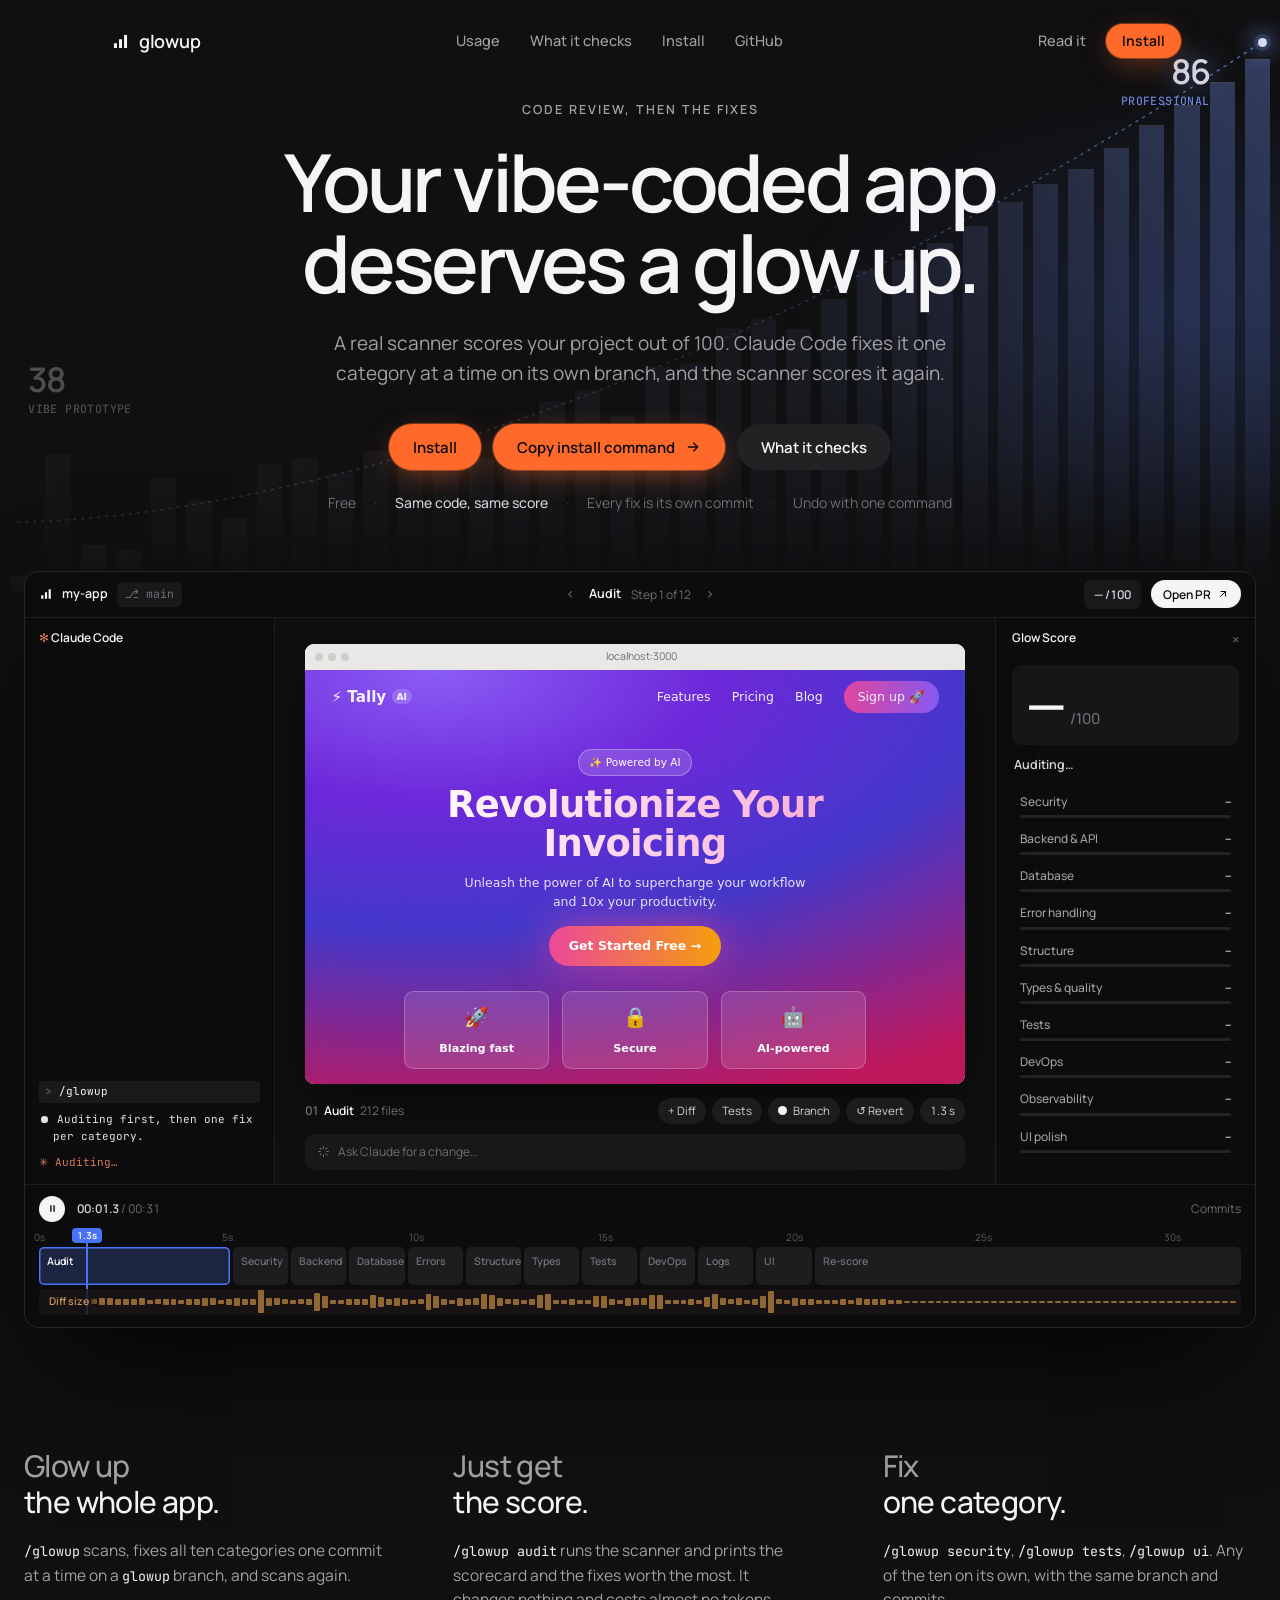
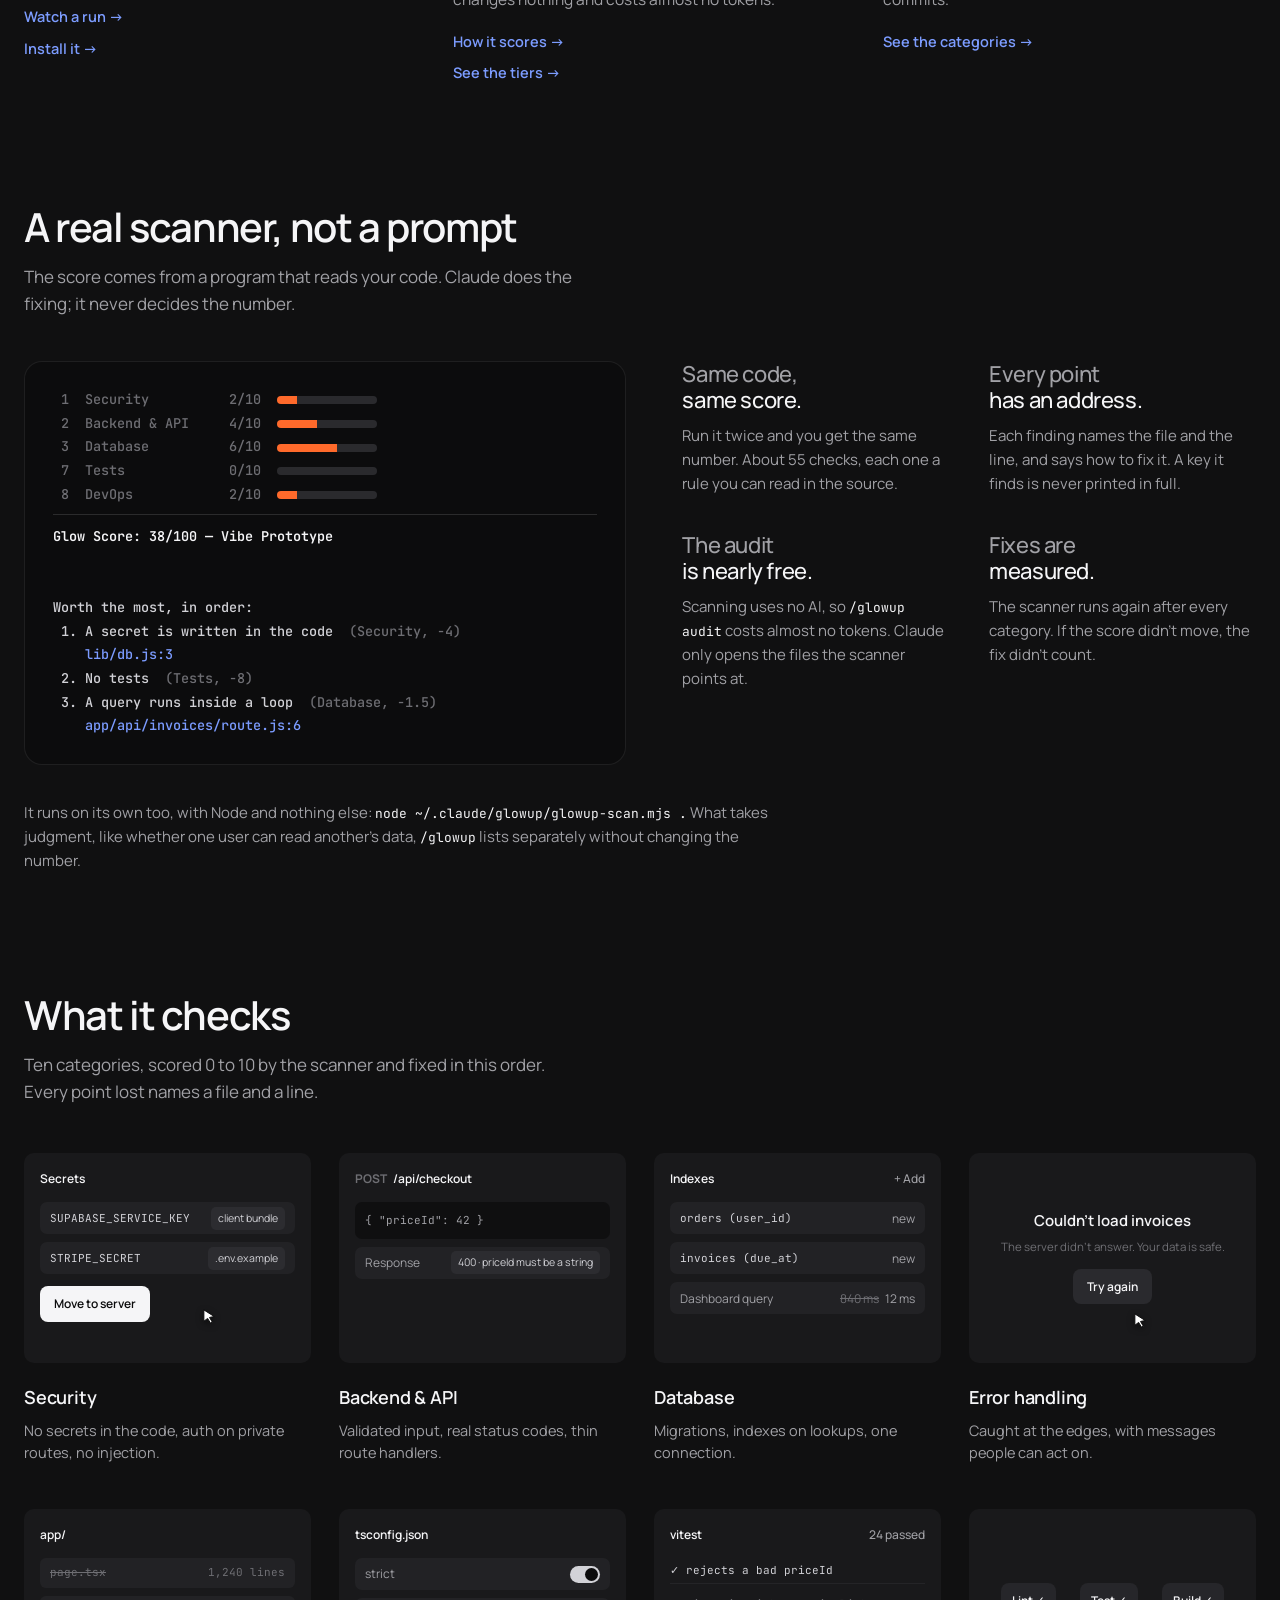
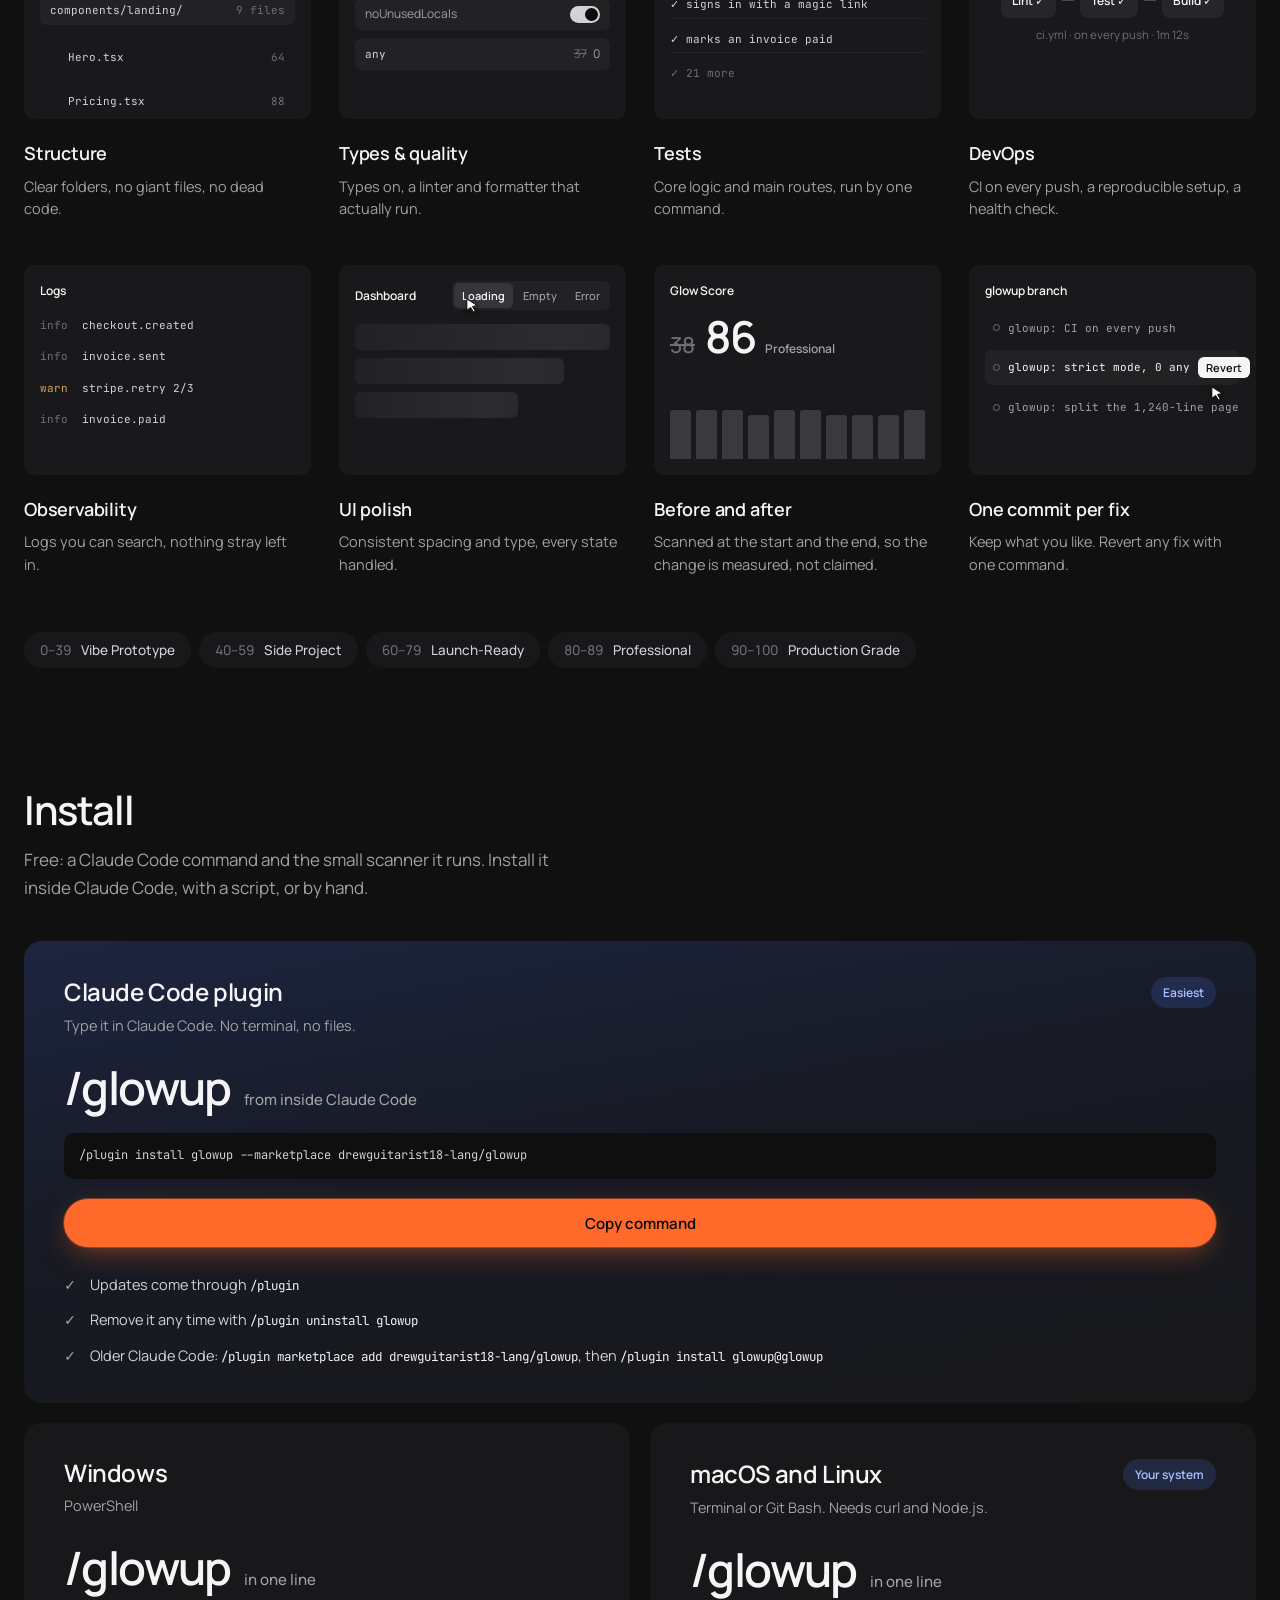
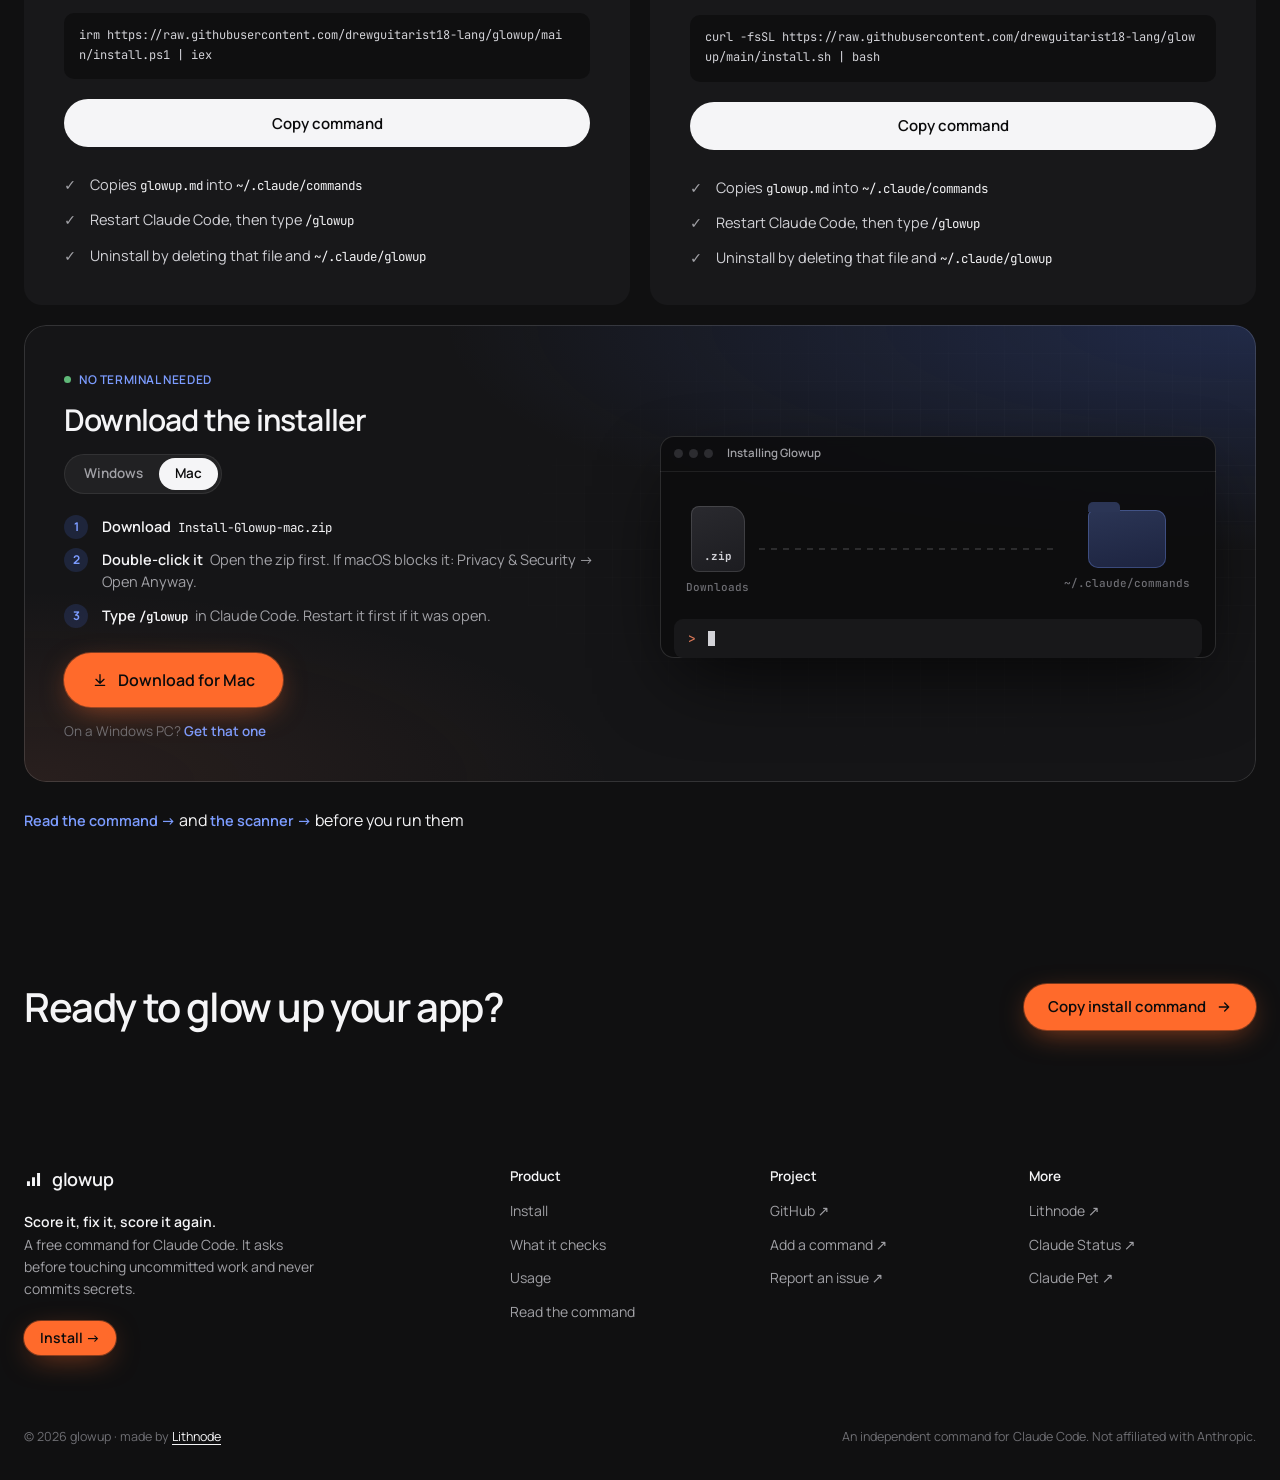
<file: site/index.html>
<!doctype html>
<html lang="en">
<head>
  <meta charset="utf-8">
  <meta name="viewport" content="width=device-width, initial-scale=1">
  <title>glowup · Your vibe-coded app deserves a glow up</title>
  <meta name="description" content="glowup scans your project and scores it out of 100, then Claude Code fixes it one category at a time on its own git branch and the scanner scores it again.">
  <meta property="og:type" content="website">
  <meta property="og:title" content="glowup · Your vibe-coded app deserves a glow up">
  <meta property="og:description" content="A real scanner scores your project out of 100. Claude Code fixes it category by category on its own branch, and the scanner scores it again.">
  <meta property="og:url" content="https://glowup-swart-nu.vercel.app/">
  <meta name="theme-color" content="#101011">
  <link rel="icon" href="favicon.svg" type="image/svg+xml">
  <link rel="preconnect" href="https://fonts.googleapis.com">
  <link rel="preconnect" href="https://fonts.gstatic.com" crossorigin>
  <link rel="preconnect" href="https://api.fontshare.com" crossorigin>
  <link rel="stylesheet" href="https://api.fontshare.com/v2/css?f[]=general-sans@400,500,600&display=swap">
  <link rel="stylesheet" href="https://fonts.googleapis.com/css2?family=Manrope:wght@400..700&family=JetBrains+Mono:wght@400;500;600&display=swap">
  <link rel="stylesheet" href="styles.css?v=52">
</head>
<body>
<a class="skip" href="#main">Skip to content</a>
<div id="top" aria-hidden="true"></div>

<header class="site" id="nav">
  <div class="bar">
    <a class="brand" href="./">
      <svg viewBox="0 0 32 32" aria-hidden="true"><path d="M5 19h5v8H5zM13.5 12h5v15h-5zM22 5h5v22h-5z" fill="currentColor"/></svg>
      glowup
    </a>
    <nav aria-label="Sections">
      <a href="#ways">Usage</a>
      <a href="#checks">What it checks</a>
      <a href="#install">Install</a>
      <a href="https://github.com/drewguitarist18-lang/glowup">GitHub</a>
    </nav>
    <div class="head-r">
      <a class="head-link" href="https://github.com/drewguitarist18-lang/glowup/blob/main/features/glowup.md">Read it</a>
      <a class="btn btn-go btn-sm" href="#install">Install</a>
    </div>
  </div>
</header>

<main id="main">

  <section class="hero">
    <!-- Backdrop: the score climbing. Uneven grey bars on the left, a clean lit climb on the right, and above them the line from 38 to 86 (the demo's scores). -->
    <div class="rise" aria-hidden="true"><i style="--h:4.0%;--t:0.000"></i><i style="--h:24.4%;--t:0.029"></i><i style="--h:9.2%;--t:0.057"></i><i style="--h:8.1%;--t:0.086"></i><i style="--h:20.2%;--t:0.114"></i><i style="--h:16.7%;--t:0.143"></i><i style="--h:13.6%;--t:0.171"></i><i style="--h:22.7%;--t:0.200"></i><i style="--h:23.6%;--t:0.229"></i><i style="--h:21.2%;--t:0.257"></i><i style="--h:24.8%;--t:0.286"></i><i style="--h:25.4%;--t:0.314"></i><i style="--h:29.4%;--t:0.343"></i><i style="--h:23.5%;--t:0.371"></i><i style="--h:27.1%;--t:0.400"></i><i style="--h:33.0%;--t:0.429"></i><i style="--h:34.8%;--t:0.457"></i><i style="--h:30.6%;--t:0.486"></i><i style="--h:38.8%;--t:0.514"></i><i style="--h:39.3%;--t:0.543"></i><i style="--h:45.1%;--t:0.571"></i><i style="--h:46.6%;--t:0.600"></i><i style="--h:45.0%;--t:0.629"></i><i style="--h:50.0%;--t:0.657"></i><i style="--h:54.8%;--t:0.686"></i><i style="--h:56.5%;--t:0.714"></i><i style="--h:59.3%;--t:0.743"></i><i style="--h:62.1%;--t:0.771"></i><i style="--h:66.1%;--t:0.800"></i><i style="--h:69.1%;--t:0.829"></i><i style="--h:71.6%;--t:0.857"></i><i style="--h:75.1%;--t:0.886"></i><i style="--h:79.0%;--t:0.914"></i><i style="--h:82.4%;--t:0.943"></i><i style="--h:86.1%;--t:0.971"></i><i style="--h:90.0%;--t:1.000"></i><svg class="rise-line" viewBox="0 0 100 100" preserveAspectRatio="none"><defs><linearGradient id="rise-g" x1="0" x2="1" y1="0" y2="0"><stop offset="0" stop-color="#9a9aa0" stop-opacity=".25"/><stop offset="1" stop-color="#7c9cff"/></linearGradient></defs><path d="M1.39 87.00L4.17 86.81L6.94 86.38L9.72 85.77L12.50 85.00L15.28 84.07L18.06 83.01L20.83 81.81L23.61 80.49L26.39 79.05L29.17 77.49L31.94 75.82L34.72 74.03L37.50 72.14L40.28 70.15L43.06 68.05L45.83 65.86L48.61 63.56L51.39 61.17L54.17 58.68L56.94 56.10L59.72 53.43L62.50 50.67L65.28 47.82L68.06 44.88L70.83 41.85L73.61 38.74L76.39 35.54L79.17 32.26L81.94 28.89L84.72 25.44L87.50 21.91L90.28 18.30L93.06 14.62L95.83 10.85L98.61 7.00" fill="none" stroke="url(#rise-g)" stroke-width="1.5" stroke-dasharray="2 6" stroke-linecap="round" vector-effect="non-scaling-stroke"/></svg><span class="rise-dot" style="left:98.61%;top:7.00%"></span><p class="rise-tag rise-from"><b>38</b><span>Vibe Prototype</span></p><p class="rise-tag rise-to"><b>86</b><span>Professional</span></p></div>
    <div class="wrap">
      <p class="eyebrow">Code review, then the fixes</p>
      <h1>Your vibe-coded app<br> deserves a glow up.</h1>
      <p class="lede">A real scanner scores your project out of 100. Claude Code fixes it one category at a time on its own branch, and the scanner scores it again.</p>
      <div class="actions">
        <a class="btn btn-go" href="#install">Install</a>
        <button type="button" class="btn btn-go" data-copy-install><span>Copy install command</span><svg class="i" viewBox="0 0 24 24"><path d="M5 12h14M13 6l6 6-6 6"/></svg></button>
        <a class="btn btn-dark" href="#checks">What it checks</a>
      </div>
      <p class="trust"><span>Free</span><b>Same code, same score</b><span>Every fix is its own commit</span><span>Undo with one command</span></p>
    </div>

    <!-- The product shot: Claude Code on the left, your app in the middle, the score on the
         right, the run on a timeline. site.js plays it on a loop; click the timeline to jump. -->
    <div class="wrap">
      <figure class="studio" id="studio">
        <div class="topbar">
          <div class="tb-l">
            <svg viewBox="0 0 32 32" aria-hidden="true"><path d="M5 19h5v8H5zM13.5 12h5v15h-5zM22 5h5v22h-5z" fill="currentColor"/></svg>
            <b>my-app</b>
            <span class="tb-br" data-branch>main</span>
          </div>
          <div class="tb-c"><span class="chev">‹</span><b data-step-name>Audit</b><span class="tb-of" data-step-of>Step 1 of 12</span><span class="chev">›</span></div>
          <div class="tb-r">
            <span class="tb-pill" data-score-pill>— /100</span>
            <span class="tb-btn">Open PR <svg class="i" viewBox="0 0 24 24"><path d="M7 17 17 7M8 7h9v9"/></svg></span>
          </div>
        </div>

        <div class="body">
          <!-- left: Claude Code -->
          <div class="cc" aria-hidden="true">
            <p class="rail-h"><span class="star">✻</span> Claude Code</p>
            <div class="cc-log"><div class="lines" data-lines></div></div>
            <div class="spin" data-spin><span class="star" data-star>✻</span> <span data-spin-text>Auditing…</span></div>
          </div>

          <!-- middle: your app -->
          <div class="stage">
            <div class="browser" aria-hidden="true">
              <div class="b-bar"><span class="b-dots"><i></i><i></i><i></i></span><span class="b-url">localhost:3000</span></div>
              <div class="app">
                <!-- glowup-ignore-start: a deliberate example of the template look, shown as the "before" -->
                <!-- before: the template look -->
                <div class="v v-before">
                  <div class="bn"><b>⚡ Tally<em>AI</em></b><span>Features</span><span>Pricing</span><span>Blog</span><i>Sign up 🚀</i></div>
                  <div class="bh">
                    <p class="bbadge">✨ Powered by AI</p>
                    <p class="bt">Revolutionize Your Invoicing</p>
                    <p class="bs">Unleash the power of AI to supercharge your workflow and 10x your productivity.</p>
                    <p class="bbtn">Get Started Free →</p>
                  </div>
                  <div class="bc"><p><span>🚀</span>Blazing fast</p><p><span>🔒</span>Secure</p><p><span>🤖</span>AI-powered</p></div>
                </div>
                <!-- glowup-ignore-end -->
                <!-- after: the glowed-up look -->
                <div class="v v-after" data-after>
                  <div class="an"><b><i class="an-logo"></i>Tally</b><span class="an-nav"><span>Product</span><span>Pricing</span><span>Customers</span></span><span class="an-r"><span>Log in</span><i>Start free</i></span></div>
                  <div class="ah">
                    <p class="ae">Invoicing, without the chasing</p>
                    <p class="at">Your invoices deserve<br>to get paid on time.</p>
                    <p class="as">Send one in a minute. Tally chases the late ones for you.</p>
                    <p class="acta"><span>Start free →</span><em>See how it works</em></p>
                    <p class="atr">Free for 3 clients <i>·</i> <b>No card needed</b> <i>·</i> Cancel anytime</p>
                  </div>
                  <div class="ashot">
                    <p class="arh"><b>Invoices</b><span>March</span><em>New invoice</em></p>
                    <p class="row"><span>Northwind</span><b>$4,200</b><i class="ok">Paid</i></p>
                    <p class="row"><span>Bluebird Co.</span><b>$1,850</b><i class="due">Due Fri</i></p>
                    <p class="row"><span>Harbor Studio</span><b>$960</b><i class="ok">Paid</i></p>
                  </div>
                </div>
                <div class="pins" data-pins></div>
              </div>
            </div>
            <div class="toolbar" aria-hidden="true">
              <span class="tl-name"><b data-tool-num>01</b> <span data-tool-name>Audit</span> <em data-tool-files>212 files</em></span>
              <span class="chip">+ Diff</span><span class="chip">Tests</span><span class="chip"><i class="sw"></i>Branch</span><span class="chip">↺ Revert</span><span class="chip" data-tool-time>0.0 s</span>
            </div>
            <div class="ask" aria-hidden="true"><svg class="i" viewBox="0 0 24 24"><path d="M12 3v3M12 18v3M3 12h3M18 12h3M5.6 5.6l2.1 2.1M16.3 16.3l2.1 2.1M5.6 18.4l2.1-2.1M16.3 7.7l2.1-2.1"/></svg>Ask Claude for a change…</div>
          </div>

          <!-- right: the score -->
          <aside class="panel" aria-label="Glow Score">
            <p class="panel-h"><span>Glow Score</span><span class="x">×</span></p>
            <div class="total"><b data-score>—</b><span>/100</span></div>
            <p class="tier"><span data-tier>Auditing</span><em data-delta></em></p>
            <ol class="rows" data-rows></ol>
          </aside>
        </div>

        <div class="timeline">
          <div class="transport">
            <button type="button" class="play" data-play aria-label="Pause">
              <svg class="i" viewBox="0 0 24 24" data-icon-pause><path d="M7 5h3v14H7zM14 5h3v14h-3z" fill="currentColor" stroke="none"/></svg>
              <svg class="i" viewBox="0 0 24 24" data-icon-play hidden><path d="M8 5v14l11-7z" fill="currentColor" stroke="none"/></svg>
            </button>
            <span class="clock"><b data-clock>00:00.0</b> / <span data-total>00:42</span></span>
            <span class="tr-r">Commits</span>
          </div>
          <div class="tracks">
            <div class="ruler" data-ruler></div>
            <ol class="clips" data-cells></ol>
            <div class="wave" data-wave><span class="wave-l">Diff size</span></div>
            <span class="playhead" data-playhead aria-hidden="true"><em data-ph-label>0.0s</em></span>
          </div>
        </div>
      </figure>
    </div>
  </section>

  <section class="sec" id="ways">
    <div class="wrap">
      <div class="ways">
        <div>
          <h2><span>Glow up</span> the whole app.</h2>
          <p><code>/glowup</code> scans, fixes all ten categories one commit at a time on a <code>glowup</code> branch, and scans again.</p>
          <p class="links"><a href="#studio">Watch a run</a><a href="#install">Install it</a></p>
        </div>
        <div>
          <h2><span>Just get</span> the score.</h2>
          <p><code>/glowup audit</code> runs the scanner and prints the scorecard and the fixes worth the most. It changes nothing and costs almost no tokens.</p>
          <p class="links"><a href="#scanner">How it scores</a><a href="#tiers">See the tiers</a></p>
        </div>
        <div>
          <h2><span>Fix</span> one category.</h2>
          <p><code>/glowup security</code>, <code>/glowup tests</code>, <code>/glowup ui</code>. Any of the ten on its own, with the same branch and commits.</p>
          <p class="links"><a href="#checks">See the categories</a></p>
        </div>
      </div>
    </div>
  </section>

  <section class="sec" id="scanner">
    <div class="wrap">
      <h2 class="h2">A real scanner, not a prompt</h2>
      <p class="sub">The score comes from a program that reads your code. Claude does the fixing; it never decides the number.</p>
      <div class="scan">
        <pre class="scan-out" aria-label="What the scanner prints"><span class="d"> 1  Security          2/10</span>  <i style="--n:2"></i>
<span class="d"> 2  Backend &amp; API     4/10</span>  <i style="--n:4"></i>
<span class="d"> 3  Database          6/10</span>  <i style="--n:6"></i>
<span class="d"> 7  Tests             0/10</span>  <i style="--n:0"></i>
<span class="d"> 8  DevOps            2/10</span>  <i style="--n:2"></i>
<b>Glow Score: 38/100 — Vibe Prototype</b>

Worth the most, in order:
 1. A secret is written in the code  <span class="d">(Security, −4)</span>
    <u>lib/db.js:3</u>
 2. No tests  <span class="d">(Tests, −8)</span>
 3. A query runs inside a loop  <span class="d">(Database, −1.5)</span>
    <u>app/api/invoices/route.js:6</u></pre>
        <div class="ways scan-why">
          <div>
            <h2><span>Same code,</span> same score.</h2>
            <p>Run it twice and you get the same number. About 55 checks, each one a rule you can read in the source.</p>
          </div>
          <div>
            <h2><span>Every point</span> has an address.</h2>
            <p>Each finding names the file and the line, and says how to fix it. A key it finds is never printed in full.</p>
          </div>
          <div>
            <h2><span>The audit</span> is nearly free.</h2>
            <p>Scanning uses no AI, so <code>/glowup audit</code> costs almost no tokens. Claude only opens the files the scanner points at.</p>
          </div>
          <div>
            <h2><span>Fixes are</span> measured.</h2>
            <p>The scanner runs again after every category. If the score didn't move, the fix didn't count.</p>
          </div>
        </div>
      </div>
      <p class="scan-note">It runs on its own too, with Node and nothing else: <code>node ~/.claude/glowup/glowup-scan.mjs .</code> What takes judgment, like whether one user can read another's data, <code>/glowup</code> lists separately without changing the number.</p>
    </div>
  </section>

  <section class="sec" id="checks">
    <div class="wrap">
      <h2 class="h2">What it checks</h2>
      <p class="sub">Ten categories, scored 0 to 10 by the scanner and fixed in this order. Every point lost names a file and a line.</p>
      <ol class="tiles">
        <li>
          <div class="tile" aria-hidden="true">
            <p class="t-h">Secrets</p>
            <p class="t-row"><code>SUPABASE_SERVICE_KEY</code><span class="t-tag">client bundle</span></p>
            <p class="t-row"><code>STRIPE_SECRET</code><span class="t-tag">.env.example</span></p>
            <p class="t-btn hot">Move to server</p>
            <svg class="cur" style="left:62%;top:74%" viewBox="0 0 16 16"><path d="M2 1l11 7-5 1 3 5-2 1-3-5-4 3z"/></svg>
          </div>
          <h3>Security</h3><p>No secrets in the code, auth on private routes, no injection.</p>
        </li>
        <li>
          <div class="tile" aria-hidden="true">
            <p class="t-h"><span><b class="t-verb">POST</b>/api/checkout</span></p>
            <p class="t-code">{ "priceId": 42 }</p>
            <p class="t-row"><span>Response</span><span class="t-tag">400 · priceId must be a string</span></p>
          </div>
          <h3>Backend &amp; API</h3><p>Validated input, real status codes, thin route handlers.</p>
        </li>
        <li>
          <div class="tile" aria-hidden="true">
            <p class="t-h">Indexes <span class="t-add">+ Add</span></p>
            <p class="t-row"><code>orders (user_id)</code><span>new</span></p>
            <p class="t-row"><code>invoices (due_at)</code><span>new</span></p>
            <p class="t-row"><span>Dashboard query</span><span><s>840 ms</s> 12 ms</span></p>
          </div>
          <h3>Database</h3><p>Migrations, indexes on lookups, one connection.</p>
        </li>
        <li>
          <div class="tile t-center" aria-hidden="true">
            <p class="t-big">Couldn’t load invoices</p>
            <p class="t-small">The server didn’t answer. Your data is safe.</p>
            <p class="t-btn">Try again</p>
            <svg class="cur" style="left:57%;top:76%" viewBox="0 0 16 16"><path d="M2 1l11 7-5 1 3 5-2 1-3-5-4 3z"/></svg>
          </div>
          <h3>Error handling</h3><p>Caught at the edges, with messages people can act on.</p>
        </li>
        <li>
          <div class="tile" aria-hidden="true">
            <p class="t-h">app/</p>
            <p class="t-file"><s>page.tsx</s><span>1,240 lines</span></p>
            <p class="t-file">components/landing/<span>9 files</span></p>
            <p class="t-file sub">Hero.tsx<span>64</span></p>
            <p class="t-file sub">Pricing.tsx<span>88</span></p>
          </div>
          <h3>Structure</h3><p>Clear folders, no giant files, no dead code.</p>
        </li>
        <li>
          <div class="tile" aria-hidden="true">
            <p class="t-h">tsconfig.json</p>
            <p class="t-row"><span>strict</span><span class="t-sw on"><i></i></span></p>
            <p class="t-row"><span>noUnusedLocals</span><span class="t-sw on"><i></i></span></p>
            <p class="t-row"><span><code>any</code></span><span><s>37</s> 0</span></p>
          </div>
          <h3>Types &amp; quality</h3><p>Types on, a linter and formatter that actually run.</p>
        </li>
        <li>
          <div class="tile" aria-hidden="true">
            <p class="t-h">vitest <span class="t-add">24 passed</span></p>
            <p class="t-test">✓ rejects a bad priceId</p>
            <p class="t-test">✓ signs in with a magic link</p>
            <p class="t-test">✓ marks an invoice paid</p>
            <p class="t-test dim">✓ 21 more</p>
          </div>
          <h3>Tests</h3><p>Core logic and main routes, run by one command.</p>
        </li>
        <li>
          <div class="tile t-center" aria-hidden="true">
            <p class="t-pipe"><span>Lint ✓</span><i></i><span>Test ✓</span><i></i><span>Build ✓</span></p>
            <p class="t-small">ci.yml · on every push · 1m 12s</p>
          </div>
          <h3>DevOps</h3><p>CI on every push, a reproducible setup, a health check.</p>
        </li>
        <li>
          <div class="tile" aria-hidden="true">
            <p class="t-h">Logs</p>
            <p class="t-log"><span>info</span>checkout.created</p>
            <p class="t-log"><span>info</span>invoice.sent</p>
            <p class="t-log warn"><span>warn</span>stripe.retry 2/3</p>
            <p class="t-log"><span>info</span>invoice.paid</p>
          </div>
          <h3>Observability</h3><p>Logs you can search, nothing stray left in.</p>
        </li>
        <li>
          <div class="tile" aria-hidden="true">
            <p class="t-h">Dashboard <span class="t-seg"><b>Loading</b><span>Empty</span><span>Error</span></span></p>
            <p class="t-skel w1"></p><p class="t-skel w2"></p><p class="t-skel w3"></p>
            <svg class="cur" style="left:44%;top:16%" viewBox="0 0 16 16"><path d="M2 1l11 7-5 1 3 5-2 1-3-5-4 3z"/></svg>
          </div>
          <h3>UI polish</h3><p>Consistent spacing and type, every state handled.</p>
        </li>
        <li>
          <div class="tile" aria-hidden="true">
            <p class="t-h">Glow Score</p>
            <p class="t-score"><s>38</s><b>86</b><span>Professional</span></p>
            <p class="t-bars"><i style="--v:.9"></i><i style="--v:.9"></i><i style="--v:.9"></i><i style="--v:.8"></i><i style="--v:.9"></i><i style="--v:.9"></i><i style="--v:.8"></i><i style="--v:.8"></i><i style="--v:.8"></i><i style="--v:.9"></i></p>
          </div>
          <h3>Before and after</h3><p>Scanned at the start and the end, so the change is measured, not claimed.</p>
        </li>
        <li>
          <div class="tile" aria-hidden="true">
            <p class="t-h">glowup branch</p>
            <p class="t-commit"><i></i>glowup: CI on every push</p>
            <p class="t-commit hl"><i></i>glowup: strict mode, 0 any<span>Revert</span></p>
            <p class="t-commit"><i></i>glowup: split the 1,240-line page</p>
            <svg class="cur" style="left:84%;top:58%" viewBox="0 0 16 16"><path d="M2 1l11 7-5 1 3 5-2 1-3-5-4 3z"/></svg>
          </div>
          <h3>One commit per fix</h3><p>Keep what you like. Revert any fix with one command.</p>
        </li>
      </ol>
      <ol class="tiers" id="tiers" aria-label="Tiers">
        <li><span>0–39</span>Vibe Prototype</li>
        <li><span>40–59</span>Side Project</li>
        <li><span>60–79</span>Launch-Ready</li>
        <li><span>80–89</span>Professional</li>
        <li><span>90–100</span>Production Grade</li>
      </ol>
    </div>
  </section>

  <section class="sec" id="install">
    <div class="wrap">
      <h2 class="h2">Install</h2>
      <p class="sub">Free: a Claude Code command and the small scanner it runs. Install it inside Claude Code, with a script, or by hand.</p>
      <div class="plans">
        <div class="plan plan-rec">
          <p class="plan-top"><b>Claude Code plugin</b><span class="badge">Easiest</span></p>
          <p class="plan-sub">Type it in Claude Code. No terminal, no files.</p>
          <p class="plan-big">/glowup <span>from inside Claude Code</span></p>
          <pre><code data-cmd="plugin">/plugin install glowup --marketplace drewguitarist18-lang/glowup</code></pre>
          <button type="button" class="btn btn-wide btn-go" data-copy="plugin"><span>Copy command</span></button>
          <ul>
            <li>Updates come through <code>/plugin</code></li>
            <li>Remove it any time with <code>/plugin uninstall glowup</code></li>
            <li>Older Claude Code: <code>/plugin marketplace add drewguitarist18-lang/glowup</code>, then <code>/plugin install glowup@glowup</code></li>
          </ul>
        </div>
        <div class="plan" data-os-card="win">
          <p class="plan-top"><b>Windows</b><span class="badge" hidden>Your system</span></p>
          <p class="plan-sub">PowerShell</p>
          <p class="plan-big">/glowup <span>in one line</span></p>
          <pre><code data-cmd="win">irm https://raw.githubusercontent.com/drewguitarist18-lang/glowup/main/install.ps1 | iex</code></pre>
          <button type="button" class="btn btn-wide" data-copy="win"><span>Copy command</span></button>
          <ul>
            <li>Copies <code>glowup.md</code> into <code>~/.claude/commands</code></li>
            <li>Restart Claude Code, then type <code>/glowup</code></li>
            <li>Uninstall by deleting that file and <code>~/.claude/glowup</code></li>
          </ul>
        </div>
        <div class="plan" data-os-card="unix">
          <p class="plan-top"><b>macOS and Linux</b><span class="badge" hidden>Your system</span></p>
          <p class="plan-sub">Terminal or Git Bash. Needs curl and Node.js.</p>
          <p class="plan-big">/glowup <span>in one line</span></p>
          <pre><code data-cmd="unix">curl -fsSL https://raw.githubusercontent.com/drewguitarist18-lang/glowup/main/install.sh | bash</code></pre>
          <button type="button" class="btn btn-wide" data-copy="unix"><span>Copy command</span></button>
          <ul>
            <li>Copies <code>glowup.md</code> into <code>~/.claude/commands</code></li>
            <li>Restart Claude Code, then type <code>/glowup</code></li>
            <li>Uninstall by deleting that file and <code>~/.claude/glowup</code></li>
          </ul>
        </div>
      </div>
      <div class="dl" data-os="win">
        <div class="dl-copy">
          <span class="dl-eye"><i></i>No terminal needed</span>
          <h3>Download the installer</h3>
          <div class="dl-tabs" role="tablist" aria-label="Your system">
            <button type="button" role="tab" data-dl-tab="win" aria-selected="true">Windows</button>
            <button type="button" role="tab" data-dl-tab="mac" aria-selected="false">Mac</button>
          </div>
          <ol class="dl-steps">
            <li><b>Download</b> <span data-dl-only="win"><code>Install-Glowup.cmd</code></span><span data-dl-only="mac"><code>Install-Glowup-mac.zip</code></span></li>
            <li><b>Double-click it</b> <span data-dl-only="win">If Windows warns you, click More info → Run anyway.</span><span data-dl-only="mac">Open the zip first. If macOS blocks it: Privacy &amp; Security → Open Anyway.</span></li>
            <li><b>Type <code>/glowup</code></b> in Claude Code. Restart it first if it was open.</li>
          </ol>
          <a class="btn btn-go dl-go" href="downloads/Install-Glowup.cmd" download data-dl-go>
            <span class="dl-fill" aria-hidden="true"></span>
            <svg class="i" viewBox="0 0 24 24"><path d="M12 4v12M6 11l6 6 6-6M5 20h14"/></svg>
            <span data-dl-label>Download for Windows</span>
          </a>
          <p class="dl-alt">On a <span data-dl-only="win">Mac</span><span data-dl-only="mac">Windows PC</span>? <button type="button" data-dl-swap>Get that one</button></p>
        </div>
        <div class="dl-viz" aria-hidden="true">
          <div class="dl-win">
            <div class="dl-bar"><i></i><i></i><i></i><span>Installing Glowup</span></div>
            <div class="dl-stage">
              <div class="dl-node dl-src">
                <div class="dl-file"><span data-dl-only="win">.cmd</span><span data-dl-only="mac">.zip</span></div>
                <small>Downloads</small>
              </div>
              <div class="dl-path"><span class="dl-dot"></span></div>
              <div class="dl-node dl-dst">
                <div class="dl-folder"><span class="dl-md">.md</span><svg class="dl-ok" viewBox="0 0 24 24"><path d="M5 12.5l4.5 4.5L19 7.5"/></svg></div>
                <small>~/.claude/commands</small>
              </div>
            </div>
            <div class="dl-term"><span class="dl-p">&gt;</span> <span class="dl-type">/glowup</span><span class="dl-caret"></span></div>
          </div>
        </div>
      </div>
      <p class="fine-l"><a href="https://github.com/drewguitarist18-lang/glowup/blob/main/features/glowup.md">Read the command</a> and <a href="https://github.com/drewguitarist18-lang/glowup/blob/main/features/glowup-scan.mjs">the scanner</a> before you run them</p>
    </div>
  </section>

  <section class="cta">
    <div class="wrap">
      <h2>Ready to glow up your app?</h2>
      <button type="button" class="btn btn-go" data-copy-install><span>Copy install command</span><svg class="i" viewBox="0 0 24 24"><path d="M5 12h14M13 6l6 6-6 6"/></svg></button>
    </div>
  </section>
</main>

<footer class="foot">
  <div class="wrap">
    <div class="foot-brand">
      <a class="brand" href="./"><svg viewBox="0 0 32 32" aria-hidden="true"><path d="M5 19h5v8H5zM13.5 12h5v15h-5zM22 5h5v22h-5z" fill="currentColor"/></svg>glowup</a>
      <p><b>Score it, fix it, score it again.</b><br>A free command for Claude Code. It asks before touching uncommitted work and never commits secrets.</p>
      <a class="btn btn-go btn-sm" href="#install">Install →</a>
    </div>
    <div class="foot-col">
      <h2>Product</h2>
      <a href="#install">Install</a>
      <a href="#checks">What it checks</a>
      <a href="#ways">Usage</a>
      <a href="https://github.com/drewguitarist18-lang/glowup/blob/main/features/glowup.md">Read the command</a>
    </div>
    <div class="foot-col">
      <h2>Project</h2>
      <a href="https://github.com/drewguitarist18-lang/glowup">GitHub ↗</a>
      <a href="https://github.com/drewguitarist18-lang/glowup/blob/main/CONTRIBUTING.md">Add a command ↗</a>
      <a href="https://github.com/drewguitarist18-lang/glowup/issues">Report an issue ↗</a>
    </div>
    <div class="foot-col">
      <h2>More</h2>
      <a href="https://lithnode.com" target="_blank" rel="noopener">Lithnode ↗</a>
      <a href="https://claude-status-nine.vercel.app" target="_blank" rel="noopener">Claude Status ↗</a>
      <a href="https://pet.lithnode.com" target="_blank" rel="noopener">Claude Pet ↗</a>
    </div>
  </div>
  <div class="wrap foot-base">
    <span>© 2026 glowup · made by <a href="https://lithnode.com" target="_blank" rel="noopener">Lithnode</a></span>
    <span>An independent command for Claude Code. Not affiliated with Anthropic.</span>
  </div>
</footer>

<script src="site.js?v=45"></script>
</body>
</html>
</file>
<file: site/styles.css>
/* glowup. Monochrome page, one blue for links and the highlighted card; the colour lives
   inside the product shot. Plain CSS, no build step. */
:root {
  --bg: #101011;
  --card: #18181a;
  --tile: #19191b;
  --line: rgba(255, 255, 255, .08);
  --line-2: rgba(255, 255, 255, .13);
  --fg: #f5f5f7;
  --fg-2: #d2d2d7;
  --mute: #a1a1a6;
  --mute-2: #6e6e73;
  --blue: #4a74f5;
  --link: #7c9cff;
  --head: "General Sans", "Manrope", system-ui, sans-serif;
  --body: "Manrope", system-ui, -apple-system, "Segoe UI", sans-serif;
  --mono: "JetBrains Mono", ui-monospace, "Cascadia Mono", Consolas, monospace;
  --cc-orange: #d97757;
  --green: #5fb878;
  --red: #e06c6c;
  /* Install buttons only. Deliberately off-palette: nothing else on the page is this colour, so they're what the eye lands on. */
  --go: #ff6a2b;
  --go-hover: #ff8750;
  color-scheme: dark;
}

* { box-sizing: border-box; }
html { -webkit-text-size-adjust: 100%; }
body { margin: 0; background: var(--bg); color: var(--fg); font: 400 16px/1.6 var(--body); -webkit-font-smoothing: antialiased; -moz-osx-font-smoothing: grayscale; overflow-x: hidden; }
a { color: inherit; text-decoration: none; }
code { font-family: var(--mono); font-size: .86em; color: var(--fg); }
h1, h2, h3 { font-family: var(--head); margin: 0; }
p { margin: 0; }
ol, ul { margin: 0; padding: 0; list-style: none; }
button { font: inherit; color: inherit; cursor: pointer; }
[hidden] { display: none !important; }
:focus-visible { outline: 2px solid var(--fg); outline-offset: 3px; border-radius: 6px; }
.i { width: 16px; height: 16px; fill: none; stroke: currentColor; stroke-width: 2; stroke-linecap: round; stroke-linejoin: round; flex: none; }
.skip { position: absolute; left: -9999px; top: 8px; background: var(--fg); color: var(--bg); padding: 8px 14px; border-radius: 999px; z-index: 10; }
.skip:focus { left: 16px; }

.wrap { width: 100%; max-width: 1280px; margin: 0 auto; padding: 0 24px; }

/* buttons */
.btn { display: inline-flex; align-items: center; justify-content: center; gap: 10px; height: 46px; padding: 0 24px; border-radius: 999px; border: 0; font: 600 15px/1 var(--body); white-space: nowrap; transition: background-color .15s, transform .15s; }
.btn:active { transform: scale(.98); }
.btn-light { background: var(--fg); color: #0b0b0c; }
.btn-light:hover { background: #fff; }
.btn-dark { background: #222224; color: var(--fg); }
.btn-dark:hover { background: #2b2b2e; }
.btn-sm { height: 34px; padding: 0 16px; font-size: 14px; }
.btn-wide { width: 100%; height: 48px; background: var(--fg); color: #0b0b0c; }
.btn-wide:hover { background: #fff; }
.btn.btn-go { background: var(--go); color: #0b0b0c; box-shadow: 0 0 0 1px rgba(255, 106, 43, .4), 0 8px 30px -8px rgba(255, 106, 43, .6); }
.btn.btn-go:hover { background: var(--go-hover); transform: translateY(-1px); }
.btn.btn-go.done { background: var(--go-hover); }
.btn.done span::after { content: " ✓"; }

/* header: floating pill nav, styled like lithnode.com */
#top { position: absolute; top: 0; left: 0; width: 1px; height: 24px; pointer-events: none; }
header.site { position: fixed; top: 0; left: 0; right: 0; z-index: 50; padding: 14px 16px 0; pointer-events: none; }
header.site .bar { pointer-events: auto; display: flex; align-items: center; justify-content: space-between; gap: 24px; height: 54px; padding: 0 8px 0 20px; margin: 0 auto;
                   max-width: 1100px; border-radius: 999px; border: 1px solid transparent; background: transparent;
                   transition: max-width .6s cubic-bezier(.16, 1, .3, 1), background .4s, border-color .4s, backdrop-filter .4s, box-shadow .4s, padding .6s cubic-bezier(.16, 1, .3, 1); }
header.site.pill .bar { max-width: 760px; padding-left: 20px; background: rgba(18, 18, 20, .78); border-color: var(--line-2);
                        backdrop-filter: blur(18px) saturate(1.4); -webkit-backdrop-filter: blur(18px) saturate(1.4);
                        box-shadow: 0 16px 36px -10px rgba(0, 0, 0, .75); }
.brand { display: inline-flex; align-items: center; gap: 9px; font: 600 18px/1 var(--head); letter-spacing: -.3px; }
.brand svg { width: 19px; height: 19px; }
header nav { display: flex; gap: 30px; font-size: 14.5px; font-weight: 500; color: var(--mute); }
header nav a:hover, .head-link:hover { color: var(--fg); }
.head-r { display: flex; align-items: center; justify-content: flex-end; gap: 20px; }
.head-link { font-size: 14.5px; font-weight: 500; color: var(--mute); }

/* hero */
.hero { position: relative; isolation: isolate; padding: 104px 0 0; text-align: center; }
/* backdrop: the score climbing, from an uneven grey mess to a clean lit climb. Sits behind the copy and runs in behind the product shot. */
.rise { position: absolute; z-index: -1; top: 0; left: 0; right: 0; height: 600px; display: flex; align-items: flex-end; gap: 10px; padding: 0 10px; pointer-events: none; -webkit-mask-image: radial-gradient(60% 75% at 50% 42%, rgba(0, 0, 0, .3), #000 100%); mask-image: radial-gradient(60% 75% at 50% 42%, rgba(0, 0, 0, .3), #000 100%); }
.rise::before { content: ""; position: absolute; inset: 0; background: radial-gradient(45% 55% at 92% 52%, rgba(74, 116, 245, .2), transparent 70%); }
.rise i { position: relative; flex: 1; height: var(--h); transform-origin: bottom; opacity: calc(.05 + var(--t) * var(--t) * .3); background: linear-gradient(to top, transparent, color-mix(in srgb, var(--link) calc(var(--t) * 100%), #9a9aa0)); box-shadow: 0 -1px 0 color-mix(in srgb, #fff calc(var(--t) * 70%), transparent); animation: bars-up 1.1s cubic-bezier(.2, .7, .2, 1) calc(var(--t) * .7s) backwards; }
@keyframes bars-up { from { transform: scaleY(0); } }
/* above the bars: the line the score takes, 38 to 86, with a lit dot at the top */
.rise-line { position: absolute; inset: 0; width: 100%; height: 100%; overflow: visible; opacity: .7; animation: rise-fade .9s ease-out 1.1s backwards; }
.rise-dot { position: absolute; width: 9px; height: 9px; margin: -4.5px 0 0 -4.5px; border-radius: 50%; background: #dfe7ff; box-shadow: 0 0 0 4px rgba(124, 156, 255, .18), 0 0 22px 4px rgba(124, 156, 255, .8); animation: rise-fade .6s ease-out 1.7s backwards; }
.rise-tag { position: absolute; display: flex; flex-direction: column; gap: 7px; font: 500 11.5px/1 var(--mono); letter-spacing: .4px; text-transform: uppercase; white-space: nowrap; animation: rise-fade .8s ease-out 1.5s backwards; }
.rise-tag b { font: 600 34px/1 var(--head); letter-spacing: -1.2px; }
.rise-from { left: 2.2%; bottom: 31%; color: var(--mute-2); text-align: left; opacity: .75; }
.rise-to { right: 5.5%; top: 9%; color: var(--link); text-align: right; align-items: flex-end; }
.rise-to b { color: #eef2ff; text-shadow: 0 0 28px rgba(124, 156, 255, .7); }
@keyframes rise-fade { from { opacity: 0; } }
.eyebrow { font: 600 12.5px/1 var(--body); letter-spacing: 2px; text-transform: uppercase; color: var(--mute); margin-bottom: 24px; }
.hero h1 { font-size: 80px; font-weight: 600; letter-spacing: -3.6px; line-height: 1.02; }
.lede { max-width: 640px; margin: 24px auto 0; font-size: 19px; line-height: 1.6; color: var(--mute); }
.actions { display: flex; justify-content: center; gap: 12px; margin-top: 36px; flex-wrap: wrap; }
.trust { display: flex; justify-content: center; gap: 18px; margin-top: 22px; font-size: 14px; color: var(--mute-2); flex-wrap: wrap; }
.trust b { font-weight: 500; color: var(--fg-2); }
.trust > * + *::before { content: "·"; margin-right: 18px; color: #3a3a3d; }

/* ============ the studio ============ */
.studio { position: relative; margin: 56px 0 0; border-radius: 14px; overflow: hidden; background: #0c0c0d; border: 1px solid #262628; box-shadow: 0 50px 120px -30px rgba(0, 0, 0, .9); text-align: left; font-size: 12px; }
.topbar { display: grid; grid-template-columns: 1fr auto 1fr; align-items: center; height: 46px; padding: 0 14px; border-bottom: 1px solid var(--line); }
.tb-l { display: flex; align-items: center; gap: 9px; }
.tb-l svg { width: 14px; height: 14px; }
.tb-l b { font-weight: 600; font-size: 12.5px; }
.tb-br { color: var(--mute-2); font-size: 11.5px; padding: 3px 8px; border-radius: 6px; background: #19191b; font-family: var(--mono); }
.tb-br::before { content: "⎇ "; }
.tb-c { display: flex; align-items: center; gap: 10px; color: var(--mute); }
.tb-c b { color: var(--fg); font-weight: 600; font-size: 12.5px; }
.tb-of { color: var(--mute-2); }
.chev { color: var(--mute-2); font-size: 15px; padding: 0 4px; }
.tb-r { display: flex; justify-content: flex-end; align-items: center; gap: 10px; }
.tb-pill { padding: 5px 10px; border-radius: 7px; background: #19191b; color: var(--fg-2); font-weight: 600; font-variant-numeric: tabular-nums; }
.tb-btn { display: inline-flex; align-items: center; gap: 6px; height: 28px; padding: 0 12px; border-radius: 999px; background: var(--fg); color: #0b0b0c; font-weight: 600; }
.tb-btn .i { width: 12px; height: 12px; }

.studio .body { display: grid; grid-template-columns: 250px minmax(0, 1fr) 260px; height: 566px; }

/* left rail: Claude Code */
.cc { display: flex; flex-direction: column; min-width: 0; min-height: 0; padding: 14px 14px 12px; border-right: 1px solid var(--line); font: 400 11px/1.6 var(--mono); color: #e2e2e5; }
.rail-h { font: 600 12px/1 var(--body); color: var(--fg); margin-bottom: 12px; }
.star { color: var(--cc-orange); }
.cc-log { position: relative; flex: 1; min-height: 0; overflow: hidden; display: flex; flex-direction: column; justify-content: flex-end; }
.cc-log::before { content: ""; position: absolute; inset: 0 0 auto; height: 50px; background: linear-gradient(#0c0c0d, transparent); z-index: 1; }
.lines p { white-space: pre-wrap; word-break: break-word; }
.lines .gap { height: 8px; }
.lines .you { background: #1a1a1c; border-radius: 4px; padding: 2px 6px; color: var(--fg); }
.lines .you::before { content: "> "; color: var(--mute-2); }
.lines .dot { padding-left: 2ch; text-indent: -2ch; }
.lines .dot::before { content: "⏺ "; color: var(--green); }
.lines .dot.say::before { color: #e2e2e5; }
.lines .out { color: #7c7c82; padding-left: 4ch; text-indent: -2ch; }
.lines .out::before { content: "⎿ "; }
.lines .add { color: var(--green); padding-left: 2ch; }
.lines .del { color: var(--red); padding-left: 2ch; }
.lines .tool { font-weight: 600; }
.lines .hl { font-weight: 600; color: var(--fg); }
.lines .up { color: var(--green); }
.lines .new { animation: rise .26s ease-out; }
@keyframes rise { from { opacity: 0; transform: translateY(5px); } }
.spin { margin-top: 8px; color: var(--cc-orange); min-height: 18px; }
.spin.idle { visibility: hidden; }

/* middle: the stage */
.stage { display: flex; flex-direction: column; min-width: 0; padding: 26px 30px 14px; background: #0f0f10; }
.browser { flex: 1; min-height: 0; display: flex; flex-direction: column; border-radius: 9px; overflow: hidden; background: #fff; box-shadow: 0 20px 60px -20px rgba(0, 0, 0, .8); }
.b-bar { display: flex; align-items: center; height: 26px; padding: 0 10px; background: #e9e8e6; color: #6b6b70; gap: 12px; flex: none; }
.b-dots { display: flex; gap: 5px; }
.b-dots i { width: 8px; height: 8px; border-radius: 50%; background: #cfcdca; }
.b-url { flex: 1; text-align: center; font-size: 10.5px; margin-right: 34px; }
.app { position: relative; flex: 1; min-height: 0; container-type: size; overflow: hidden; }
.v { position: absolute; inset: 0; }

/* glowup-ignore-start: a deliberate example of the template look, shown as the "before" */
/* before: the AI-template look */
.v-before { background: radial-gradient(120% 90% at 20% 0%, #8b5cf6 0%, #6d28d9 35%, #4338ca 70%, #be185d 120%); color: #fff; font-family: system-ui, "Segoe UI", sans-serif; text-align: center; }
.bn { display: flex; align-items: center; gap: 3.2cqw; padding: 2.6cqh 4cqw; font-size: 1.9cqw; opacity: .92; }
.bn b { margin-right: auto; font-size: 2.3cqw; }
.bn em { font-style: normal; font-size: 1.4cqw; padding: .2em .5em; margin-left: .6em; border-radius: 99px; background: rgba(255, 255, 255, .2); vertical-align: middle; }
.bn i { font-style: normal; padding: .5em 1.1em; border-radius: 99px; background: linear-gradient(90deg, #ec4899, #8b5cf6); }
.bh { padding-top: 6cqh; }
.bbadge { display: inline-block; font-size: 1.6cqw; padding: .4em 1em; border-radius: 99px; background: rgba(255, 255, 255, .16); border: 1px solid rgba(255, 255, 255, .3); }
.bt { font-size: 5.6cqw; font-weight: 800; letter-spacing: -.02em; line-height: 1.05; margin: 2.4cqh auto 0; max-width: 70%; background: linear-gradient(90deg, #fff, #f9a8d4); -webkit-background-clip: text; background-clip: text; color: transparent; }
.bs { font-size: 1.9cqw; opacity: .85; max-width: 52%; margin: 2.4cqh auto 0; line-height: 1.5; }
.bbtn { display: inline-block; margin-top: 3.6cqh; font-size: 1.9cqw; font-weight: 700; padding: .8em 1.6em; border-radius: 99px; background: linear-gradient(90deg, #ec4899, #f59e0b); box-shadow: 0 0 40px rgba(236, 72, 153, .6); }
.bc { display: flex; justify-content: center; gap: 2cqw; margin-top: 6cqh; }
.bc p { width: 22cqw; padding: 2.4cqh 0; border-radius: 1.4cqw; background: rgba(255, 255, 255, .12); border: 1px solid rgba(255, 255, 255, .22); font-size: 1.7cqw; font-weight: 600; }
.bc span { display: block; font-size: 3cqw; margin-bottom: .3em; }
/* glowup-ignore-end */

/* after: the glowed-up look */
.v-after { background: #101011; color: #f5f5f7; font-family: var(--body); text-align: center; clip-path: inset(0 calc(100% - var(--wipe, 0) * 100%) 0 0); }
.v-after::after { content: ""; position: absolute; top: 0; bottom: 0; left: calc(var(--wipe, 0) * 100%); width: 2px; background: var(--blue); box-shadow: 0 0 18px var(--blue); opacity: var(--edge, 0); }
.v-after::before { content: ""; position: absolute; inset: 0; z-index: 3; pointer-events: none; background: radial-gradient(70% 60% at 50% 38%, rgba(124, 156, 255, .5), transparent 70%), rgba(255, 255, 255, .14); opacity: var(--flash, 0); }
.ah, .ashot { transform: translateY(calc((1 - var(--pop, 1)) * 5cqh)) scale(calc(.96 + .04 * var(--pop, 1))); opacity: calc(.15 + .85 * var(--pop, 1)); }
.an { display: grid; grid-template-columns: 1fr auto 1fr; align-items: center; padding: 2.6cqh 4.4cqw; font-size: 1.55cqw; color: #a1a1a6; }
.an b { display: flex; align-items: center; gap: .5em; font: 600 2.1cqw/1 var(--head); color: #f5f5f7; letter-spacing: -.02em; }
.an-logo { width: 1.1em; height: 1.1em; border-radius: .3em; background: #f5f5f7; display: inline-block; }
.an-nav { display: flex; gap: 2.8cqw; }
.an-r { display: flex; justify-content: flex-end; align-items: center; gap: 2cqw; }
.an-r i { font-style: normal; font-weight: 600; color: #0b0b0c; background: #f5f5f7; padding: .55em 1.1em; border-radius: 99px; }
.ah { padding-top: 6cqh; }
.ae { font-size: 1.15cqw; font-weight: 600; letter-spacing: .16em; text-transform: uppercase; color: #a1a1a6; }
.at { margin-top: 2.4cqh; font: 600 5.4cqw/1.02 var(--head); letter-spacing: -.045em; }
.as { margin: 2.4cqh auto 0; max-width: 56%; font-size: 1.75cqw; line-height: 1.55; color: #a1a1a6; }
.acta { display: flex; justify-content: center; gap: 1.2cqw; margin-top: 3.6cqh; font-size: 1.6cqw; font-weight: 600; }
.acta span, .acta em { font-style: normal; padding: .8em 1.5em; border-radius: 99px; }
.acta span { background: #f5f5f7; color: #0b0b0c; }
.acta em { background: #222224; color: #f5f5f7; }
.atr { margin-top: 2.6cqh; font-size: 1.3cqw; color: #6e6e73; }
.atr b { font-weight: 500; color: #d2d2d7; }
.atr i { font-style: normal; margin: 0 .8em; color: #3a3a3d; }
.ashot { position: absolute; left: 12cqw; right: 12cqw; top: 76cqh; height: 40cqh; border-radius: 1.2cqw 1.2cqw 0 0; background: #0c0c0d; border: 1px solid #262628; border-bottom: 0; padding: 2cqh 2.4cqw; font-size: 1.45cqw; text-align: left; box-shadow: 0 -2cqw 6cqw -2cqw rgba(0, 0, 0, .6); }
.arh { display: flex; align-items: center; gap: 1.4cqw; padding-bottom: 1.6cqh; color: #6e6e73; }
.arh b { color: #f5f5f7; font-weight: 600; }
.arh em { margin-left: auto; font-style: normal; font-weight: 600; color: #0b0b0c; background: #f5f5f7; padding: .4em .9em; border-radius: 99px; }
.row { display: grid; grid-template-columns: 1fr auto 8cqw; gap: 1.6cqw; align-items: center; padding: 1.4cqh 0; border-top: 1px solid rgba(255, 255, 255, .07); color: #d2d2d7; }
.row b { font-weight: 600; color: #f5f5f7; font-variant-numeric: tabular-nums; }
.row i { font-style: normal; font-size: 1.2cqw; font-weight: 600; text-align: center; padding: .3em 0; border-radius: 99px; background: #1f1f22; color: #a1a1a6; }
.row .ok { color: #f5f5f7; }

/* issue pins on the app */
.pins { position: absolute; inset: 0; pointer-events: none; }
.pin { position: absolute; transform: translate(-50%, -50%) scale(var(--s, 0)); transition: transform .3s cubic-bezier(.3, 1.5, .5, 1), opacity .4s; display: flex; align-items: center; }
.pin i { width: 2.6cqw; height: 2.6cqw; min-width: 16px; min-height: 16px; border-radius: 50%; display: grid; place-items: center; font: 700 10px/1 var(--body); font-style: normal; color: #fff; background: #e5484d; box-shadow: 0 0 0 3px rgba(229, 72, 77, .28), 0 4px 10px rgba(0, 0, 0, .35); }
.pin b { position: absolute; left: calc(100% + 6px); white-space: nowrap; font: 600 11px/1 var(--body); color: #fff; background: #111113; padding: 6px 9px; border-radius: 7px; opacity: 0; transform: translateX(-4px); transition: opacity .2s, transform .2s; box-shadow: 0 6px 18px rgba(0, 0, 0, .4); }
.pin b span { color: var(--mute); font-weight: 500; margin-left: 6px; }
.pin.left b { left: auto; right: calc(100% + 6px); transform: translateX(4px); }
.pin.open { --s: 1; }
.pin.on b { opacity: 1; transform: none; }
.pin.on i { background: var(--blue); box-shadow: 0 0 0 4px rgba(74, 116, 245, .3), 0 4px 10px rgba(0, 0, 0, .35); }
.pin.fixed { --s: .0; opacity: 0; }

.toolbar { display: flex; align-items: center; gap: 6px; margin-top: 14px; flex: none; color: var(--fg-2); }
.tl-name { margin-right: auto; display: flex; gap: 6px; align-items: baseline; white-space: nowrap; overflow: hidden; }
.tl-name b { color: var(--mute-2); font-weight: 600; }
.tl-name > span { font-weight: 600; color: var(--fg); }
.tl-name em { font-style: normal; color: var(--mute-2); }
.chip { display: inline-flex; align-items: center; gap: 6px; height: 26px; padding: 0 10px; border-radius: 999px; background: #1c1c1e; color: var(--fg-2); white-space: nowrap; font-size: 11.5px; font-variant-numeric: tabular-nums; }
.chip .sw { width: 9px; height: 9px; border-radius: 50%; background: var(--fg); }
.ask { display: flex; align-items: center; gap: 8px; margin-top: 10px; height: 36px; padding: 0 12px; border-radius: 9px; background: #18181a; color: var(--mute-2); flex: none; }
.ask .i { width: 13px; height: 13px; }

/* right: the score */
.panel { display: flex; flex-direction: column; min-height: 0; padding: 14px 16px 14px; border-left: 1px solid var(--line); }
.panel-h { display: flex; justify-content: space-between; font: 600 12px/1 var(--body); color: var(--fg); }
.panel-h .x { color: var(--mute-2); font-weight: 400; font-size: 15px; }
.total { display: flex; align-items: baseline; gap: 5px; margin-top: 18px; padding: 14px; border-radius: 10px; background: #161618; }
.total b { font: 600 52px/1 var(--head); letter-spacing: -2px; font-variant-numeric: tabular-nums; }
.total span { font: 500 15px/1 var(--head); color: var(--mute-2); }
.tier { display: flex; justify-content: space-between; margin: 10px 2px 0; font-weight: 600; color: var(--fg-2); font-size: 12.5px; }
.tier em { font-style: normal; color: var(--green); }
.panel { overflow: hidden; }
.rows { margin-top: 12px; display: flex; flex-direction: column; gap: 1px; flex: 1; min-height: 0; }
.rows li { display: grid; grid-template-columns: 1fr auto; gap: 4px 8px; align-items: center; padding: 5px 8px; border-radius: 7px; color: var(--mute); font-weight: 500; transition: background-color .2s; }
.rows li b { color: var(--fg-2); font-weight: 600; font-variant-numeric: tabular-nums; }
.rows li b s { color: var(--mute-2); font-weight: 500; margin-right: 4px; text-decoration: none; }
.rows li b s::after { content: " →"; }
.track { grid-column: 1 / -1; height: 3px; border-radius: 3px; background: #232326; overflow: hidden; }
.fill { display: block; height: 100%; border-radius: inherit; background: #55555a; transition: width .6s cubic-bezier(.2, .8, .2, 1), background-color .3s; }
.rows li.done { color: var(--fg-2); }
.rows li.done .fill { background: var(--fg); }
.rows li.now { background: #18213a; color: var(--fg); box-shadow: inset 0 0 0 1px rgba(74, 116, 245, .55); }
.rows li.now .fill { background: var(--blue); }

/* timeline */
.timeline { border-top: 1px solid var(--line); padding: 8px 14px 12px; }
.transport { display: flex; align-items: center; gap: 12px; height: 32px; }
.play { width: 26px; height: 26px; display: grid; place-items: center; border: 0; border-radius: 50%; background: var(--fg); color: #0b0b0c; }
.play .i { width: 11px; height: 11px; }
.clock { color: var(--mute-2); font-variant-numeric: tabular-nums; }
.clock b { color: var(--fg-2); font-weight: 600; }
.tr-r { margin-left: auto; color: var(--mute-2); }
.tracks { position: relative; margin-top: 4px; }
.ruler { position: relative; height: 18px; color: #5a5a5f; font-size: 10px; }
.ruler span { position: absolute; top: 0; transform: translateX(-50%); }
.clips { display: flex; gap: 3px; height: 38px; }
.clips li { min-width: 0; }
.clips button { width: 100%; height: 100%; border: 0; border-radius: 5px; padding: 0 8px; text-align: left; background: #1d1d20; color: var(--mute-2); font: 600 10.5px/1 var(--body); white-space: nowrap; overflow: hidden; text-overflow: ellipsis; display: flex; flex-direction: column; justify-content: center; gap: 6px; transition: background-color .2s, color .2s, box-shadow .2s; }
.clips button i { display: block; height: 4px; border-radius: 2px; background: repeating-linear-gradient(90deg, #333337 0 6px, transparent 6px 9px); }
.clips button:hover { background: #26262a; color: var(--fg-2); }
.clips button.past { background: #232327; color: var(--fg-2); }
.clips button.past i { background: repeating-linear-gradient(90deg, #6a6a70 0 6px, transparent 6px 9px); }
.clips button.now { background: #1b2440; color: var(--fg); box-shadow: inset 0 0 0 1.5px var(--blue); }
.clips button.now i { background: repeating-linear-gradient(90deg, #8aa5ff 0 6px, transparent 6px 9px); }
.wave { position: relative; display: flex; align-items: center; gap: 2px; height: 26px; margin-top: 4px; padding: 0 4px; border-radius: 5px; background: #171214; overflow: hidden; }
.wave-l { position: absolute; left: 0; top: 0; bottom: 0; z-index: 1; display: flex; align-items: center; padding: 0 10px; background: linear-gradient(90deg, #171214 75%, transparent); color: #c7955a; font-weight: 600; font-size: 10.5px; }
.wave i { flex: 1; min-width: 1px; background: #b8823e; border-radius: 1px; opacity: .75; }
.playhead { position: absolute; top: 0; bottom: 0; left: 0; width: 1.5px; background: var(--blue); pointer-events: none; }
.playhead em { position: absolute; top: -1px; left: 50%; transform: translateX(-50%); font: 600 9.5px/1 var(--body); font-style: normal; color: #fff; background: var(--blue); padding: 3px 5px; border-radius: 4px; white-space: nowrap; font-variant-numeric: tabular-nums; }

/* ============ sections ============ */
.sec { padding: 120px 0 0; }
.h2 { font-size: 40px; font-weight: 600; letter-spacing: -1.4px; line-height: 1.1; }
.sub { max-width: 560px; margin-top: 14px; color: var(--mute); font-size: 17px; }

.ways { display: grid; grid-template-columns: repeat(3, 1fr); gap: 56px; }
/* the scanner: what it prints, and why that matters */
.scan { display: grid; grid-template-columns: minmax(0, 1.05fr) minmax(0, 1fr); gap: 56px; align-items: start; margin-top: 44px; }
.scan-out { margin: 0; padding: 26px 28px; border-radius: 18px; background: #0c0c0d; border: 1px solid var(--line); font: 500 13.5px/1.75 var(--mono); color: var(--fg-2); overflow-x: auto; white-space: pre; }
.scan-out .d { color: var(--mute-2); }
.scan-out b { display: block; margin-top: 8px; padding-top: 10px; border-top: 1px solid var(--line-2); color: var(--fg); font-weight: 600; }
.scan-out u { color: var(--link); text-decoration: none; }
.scan-out i { display: inline-block; width: 100px; height: 8px; border-radius: 4px; vertical-align: middle; background: linear-gradient(90deg, var(--go) calc(var(--n) * 10%), #2a2a2d calc(var(--n) * 10%)); }
.ways.scan-why { grid-template-columns: repeat(2, 1fr); gap: 36px 40px; }
.ways.scan-why h2 { font-size: 22px; letter-spacing: -.4px; }
.ways.scan-why p { margin-top: 10px; font-size: 15px; }
.scan-note { margin-top: 36px; max-width: 760px; color: var(--mute); font-size: 15px; }

.ways h2 { font-size: 30px; font-weight: 500; letter-spacing: -.6px; line-height: 1.2; }
.ways h2 span { display: block; color: var(--mute); }
.ways p { margin-top: 18px; color: var(--mute); font-size: 15.5px; max-width: 360px; }
.links { display: flex; flex-direction: column; gap: 8px; }
.links a { color: var(--link); font-weight: 600; font-size: 14.5px; }
.links a::after { content: " →"; }
.links a:hover { color: #a9bdff; }

.tiles { display: grid; grid-template-columns: repeat(4, minmax(0, 1fr)); gap: 44px 28px; margin-top: 48px; }
.tiles h3 { margin-top: 20px; font-size: 18px; font-weight: 600; letter-spacing: -.2px; }
.tiles li > p { margin-top: 8px; font-size: 14.5px; line-height: 1.55; color: var(--mute); max-width: 280px; }
.tile { position: relative; height: 210px; border-radius: 10px; background: var(--tile); padding: 16px; overflow: hidden; display: flex; flex-direction: column; gap: 8px; font-size: 12px; color: var(--fg-2); }
.tile.t-center { align-items: center; justify-content: center; text-align: center; }
.t-h { display: flex; align-items: center; justify-content: space-between; font-weight: 600; color: var(--fg); margin-bottom: 6px; }
.t-verb { color: var(--mute-2); margin-right: 6px; }
.t-add { color: var(--mute); font-weight: 500; }
.t-row { display: flex; align-items: center; justify-content: space-between; gap: 8px; height: 32px; padding: 0 10px; border-radius: 7px; background: #222225; color: var(--fg-2); }
.t-row code { font-size: 11px; color: var(--fg-2); white-space: nowrap; overflow: hidden; text-overflow: ellipsis; }
.t-row span { color: var(--mute); white-space: nowrap; }
.t-row s { color: var(--mute-2); margin-right: 4px; }
.t-tag { font-size: 10.5px; padding: 3px 7px; border-radius: 5px; background: #2c2c30; color: var(--fg-2) !important; }
.t-code { font: 11px/1.5 var(--mono); padding: 10px; border-radius: 7px; background: #0f0f10; color: var(--mute); }
.t-btn { align-self: flex-start; margin-top: 4px; padding: 8px 14px; border-radius: 8px; background: #2a2a2e; color: var(--fg); font-weight: 600; }
.t-center .t-btn { align-self: center; }
.t-btn.hot { background: var(--fg); color: #0b0b0c; }
.t-big { font: 600 15px/1.2 var(--head); color: var(--fg); }
.t-small { color: var(--mute-2); font-size: 11.5px; }
.t-file { display: flex; justify-content: space-between; padding: 6px 10px; border-radius: 6px; font-family: var(--mono); font-size: 11px; color: var(--fg-2); background: #222225; }
.t-file s { color: var(--mute-2); }
.t-file span { color: var(--mute-2); }
.t-file.sub { margin-left: 18px; background: transparent; padding-top: 2px; padding-bottom: 2px; }
.t-sw { width: 30px; height: 17px; border-radius: 99px; background: #3a3a3e; position: relative; }
.t-sw i { position: absolute; top: 2px; left: 2px; width: 13px; height: 13px; border-radius: 50%; background: #fff; }
.t-sw.on { background: var(--fg-2); }
.t-sw.on i { left: 15px; background: #0b0b0c; }
.t-test { font: 11px/1.4 var(--mono); padding: 5px 0; border-bottom: 1px solid #242427; color: var(--fg-2); }
.t-test.dim { color: var(--mute-2); border: 0; }
.t-pipe { display: flex; align-items: center; gap: 6px; }
.t-pipe span { padding: 8px 11px; border-radius: 8px; background: #26262a; font-weight: 600; color: var(--fg); }
.t-pipe i { width: 12px; height: 1px; background: #4a4a4f; }
.t-log { font: 11px/1.4 var(--mono); color: var(--fg-2); padding: 4px 0; }
.t-log span { display: inline-block; width: 42px; color: var(--mute-2); }
.t-log.warn span { color: #d9a557; }
.t-seg { display: inline-flex; gap: 2px; padding: 2px; border-radius: 7px; background: #222225; font-weight: 500; font-size: 11px; }
.t-seg > * { padding: 4px 8px; border-radius: 5px; color: var(--mute); }
.t-seg b { background: #36363a; color: var(--fg); font-weight: 600; }
.t-skel { height: 26px; border-radius: 6px; background: linear-gradient(90deg, #222225 0%, #2c2c30 40%, #222225 80%); background-size: 200% 100%; animation: shimmer 1.8s linear infinite; }
.t-skel.w2 { width: 82%; }
.t-skel.w3 { width: 64%; }
@keyframes shimmer { to { background-position: -200% 0; } }
.t-score { display: flex; align-items: baseline; gap: 10px; }
.t-score s { color: var(--mute-2); font: 500 22px/1 var(--head); }
.t-score b { font: 600 44px/1 var(--head); letter-spacing: -1.5px; color: var(--fg); }
.t-score span { color: var(--mute); font-weight: 600; }
.t-bars { display: flex; align-items: flex-end; gap: 5px; height: 54px; margin-top: auto; }
.t-bars i { flex: 1; height: calc(var(--v) * 100%); border-radius: 3px 3px 0 0; background: #3a3a3e; }
.t-commit { display: flex; align-items: center; gap: 8px; padding: 7px 8px; border-radius: 7px; font: 11px/1.3 var(--mono); color: var(--mute); white-space: nowrap; }
.t-commit i { width: 7px; height: 7px; border-radius: 50%; border: 1.5px solid var(--mute-2); flex: none; }
.t-commit.hl { background: #222225; color: var(--fg); }
.t-commit span { margin-left: auto; font: 600 11px/1 var(--body); padding: 5px 8px; border-radius: 6px; background: var(--fg); color: #0b0b0c; }
.cur { position: absolute; width: 15px; height: 15px; fill: #fff; stroke: #0b0b0c; stroke-width: 1; filter: drop-shadow(0 2px 3px rgba(0, 0, 0, .5)); }

.tiers { display: flex; flex-wrap: wrap; gap: 8px; margin-top: 56px; }
.tiers li { display: inline-flex; gap: 10px; align-items: center; height: 36px; padding: 0 16px; border-radius: 999px; background: #18181a; font-size: 13.5px; font-weight: 500; color: var(--fg-2); }
.tiers span { color: var(--mute-2); font-variant-numeric: tabular-nums; }

/* install, laid out like pricing cards */
.plans { display: grid; grid-template-columns: repeat(2, minmax(0, 1fr)); gap: 20px; margin-top: 40px; }
.plan { position: relative; display: flex; flex-direction: column; min-width: 0; padding: 36px 40px; border-radius: 18px; background: #18181a; }
.plan-rec { grid-column: 1 / -1; background: linear-gradient(170deg, #1d2540 0%, #171a24 45%, #18181a 100%); }
.plan-rec li::before { color: var(--link); }
.plan.mine .badge { display: inline-block !important; }
/* The installer download: copy and steps on the left, a looping "file lands in the folder" scene on the right. */
.dl { position: relative; display: grid; grid-template-columns: 1fr 1fr; gap: 40px; align-items: center; margin-top: 20px; padding: 40px; border-radius: 22px; overflow: hidden; isolation: isolate;
  background: radial-gradient(120% 90% at 100% 0%, rgba(74, 116, 245, .22), transparent 55%), radial-gradient(80% 70% at 0% 100%, rgba(217, 119, 87, .10), transparent 60%), #151517;
  box-shadow: inset 0 0 0 1px var(--line-2); }
.dl::before { content: ""; position: absolute; inset: 0; z-index: -1; opacity: .35; background-image: linear-gradient(var(--line) 1px, transparent 1px), linear-gradient(90deg, var(--line) 1px, transparent 1px); background-size: 28px 28px; mask-image: radial-gradient(70% 80% at 80% 40%, #000, transparent 75%); -webkit-mask-image: radial-gradient(70% 80% at 80% 40%, #000, transparent 75%); }
.dl [data-dl-only] { display: none; }
.dl[data-os="win"] [data-dl-only="win"], .dl[data-os="mac"] [data-dl-only="mac"] { display: inline; }
.dl-eye { display: inline-flex; align-items: center; gap: 8px; font: 600 12px/1 var(--body); letter-spacing: .6px; text-transform: uppercase; color: var(--link); }
.dl-eye i { width: 7px; height: 7px; border-radius: 50%; background: var(--green); box-shadow: 0 0 0 0 rgba(95, 184, 120, .6); animation: dl-ping 2s infinite; }
.dl h3 { margin: 12px 0 18px; font: 600 30px/1.1 var(--head); letter-spacing: -.8px; }
.dl-tabs { display: inline-flex; padding: 4px; border-radius: 999px; background: rgba(255, 255, 255, .05); box-shadow: inset 0 0 0 1px var(--line); }
.dl-tabs button { height: 32px; padding: 0 16px; border: 0; border-radius: 999px; background: none; color: var(--mute); font: 600 13.5px/1 var(--body); cursor: pointer; transition: background-color .2s, color .2s; }
.dl-tabs button[aria-selected="true"] { background: var(--fg); color: #0b0b0c; }
.dl-steps { list-style: none; counter-reset: s; margin: 22px 0 26px; padding: 0; display: grid; gap: 12px; }
.dl-steps li { counter-increment: s; position: relative; padding-left: 38px; color: var(--mute); font-size: 14.5px; line-height: 1.5; }
.dl-steps li::before { content: counter(s); position: absolute; left: 0; top: -1px; width: 24px; height: 24px; display: grid; place-items: center; border-radius: 50%; background: rgba(74, 116, 245, .16); color: var(--link); font: 700 12px/1 var(--body); }
.dl-steps b { color: var(--fg); font-weight: 600; margin-right: 4px; }
.dl-go { position: relative; overflow: hidden; height: 54px; padding: 0 28px; background: var(--blue); color: #fff; font-size: 16px; box-shadow: 0 10px 40px -10px rgba(74, 116, 245, .8); }
.dl-go:hover { background: #5b82ff; transform: translateY(-1px); }
.dl-go > :not(.dl-fill) { position: relative; }
.dl-fill { position: absolute; inset: 0; transform: scaleX(0); transform-origin: left; background: rgba(255, 255, 255, .22); }
.btn.btn-go.dl-go .dl-fill { background: rgba(255, 255, 255, .45); }
.btn.btn-go.dl-go.done { background: var(--go-hover); color: #0b0b0c; box-shadow: 0 10px 40px -10px rgba(255, 106, 43, .8); }
.dl-go.going .dl-fill { transition: transform .9s cubic-bezier(.3, .7, .2, 1); transform: scaleX(1); }
.dl-go.done { background: var(--green); box-shadow: 0 10px 40px -10px rgba(95, 184, 120, .8); }
.dl-alt { margin-top: 14px; color: var(--mute-2); font-size: 13.5px; }
.dl-alt button { border: 0; padding: 0; background: none; color: var(--link); font: inherit; font-weight: 600; cursor: pointer; }

.dl-win { border-radius: 14px; background: rgba(12, 12, 13, .85); box-shadow: inset 0 0 0 1px var(--line-2), 0 30px 80px -20px rgba(0, 0, 0, .8); backdrop-filter: blur(6px); }
.dl-bar { display: flex; align-items: center; gap: 6px; height: 36px; padding: 0 14px; border-bottom: 1px solid var(--line); font: 600 11.5px/1 var(--body); color: var(--mute); }
.dl-bar i { width: 9px; height: 9px; border-radius: 50%; background: #2c2c30; }
.dl-bar span { margin-left: 8px; }
.dl-stage { display: grid; grid-template-columns: auto 1fr auto; align-items: center; gap: 10px; padding: 34px 26px 26px; }
.dl-node { display: grid; justify-items: center; gap: 10px; }
.dl-node small { font: 500 11px/1 var(--mono); color: var(--mute-2); white-space: nowrap; }
.dl-file { position: relative; width: 54px; height: 66px; border-radius: 8px 16px 8px 8px; display: grid; place-items: end center; padding-bottom: 10px; background: linear-gradient(160deg, #2a2a2f, #1c1c20); box-shadow: inset 0 0 0 1px var(--line-2); font: 700 11px/1 var(--mono); color: var(--fg-2); animation: dl-lift 4.8s infinite; }
.dl-path { position: relative; height: 2px; background: repeating-linear-gradient(90deg, var(--line-2) 0 6px, transparent 6px 12px); }
.dl-dot { position: absolute; top: 50%; left: 0; width: 12px; height: 12px; margin: -6px 0 0 -6px; border-radius: 50%; background: var(--link); box-shadow: 0 0 14px 4px rgba(124, 156, 255, .7); opacity: 0; animation: dl-fly 4.8s infinite; }
.dl-folder { position: relative; width: 78px; height: 58px; border-radius: 6px 10px 10px 10px; background: linear-gradient(170deg, #2b3555, #1d2440); box-shadow: inset 0 0 0 1px rgba(124, 156, 255, .3); animation: dl-glow 4.8s infinite; }
.dl-folder::before { content: ""; position: absolute; left: 0; top: -8px; width: 32px; height: 10px; border-radius: 5px 5px 0 0; background: #2b3555; }
.dl-md { position: absolute; left: 50%; top: 50%; translate: -50% -50%; padding: 4px 7px; border-radius: 5px; background: var(--fg); color: #0b0b0c; font: 700 11px/1 var(--mono); opacity: 0; animation: dl-drop 4.8s infinite; }
.dl-ok { position: absolute; right: -8px; bottom: -8px; width: 24px; height: 24px; padding: 4px; border-radius: 50%; background: var(--green); fill: none; stroke: #0b0b0c; stroke-width: 3; stroke-linecap: round; stroke-linejoin: round; opacity: 0; transform: scale(.4); animation: dl-check 4.8s infinite; }
.dl-term { display: flex; align-items: center; gap: 8px; margin: 0 14px 14px; padding: 12px 14px; border-radius: 9px; background: #18181a; font: 500 13px/1 var(--mono); color: var(--fg); }
.dl-p { color: var(--cc-orange); }
.dl-type { display: inline-block; overflow: hidden; white-space: nowrap; width: 0; animation: dl-type 4.8s steps(7) infinite; }
.dl-caret { width: 7px; height: 15px; margin-left: -4px; background: var(--fg-2); animation: dl-blink 1s steps(1) infinite; }

@keyframes dl-ping { 70%, 100% { box-shadow: 0 0 0 8px rgba(95, 184, 120, 0); } }
@keyframes dl-lift { 0%, 8% { transform: none; } 14% { transform: translateY(-6px); } 22%, 100% { transform: none; } }
@keyframes dl-fly { 0%, 12% { left: 0; opacity: 0; } 15% { opacity: 1; } 40% { left: 100%; opacity: 1; } 44%, 100% { left: 100%; opacity: 0; } }
@keyframes dl-glow { 0%, 40% { box-shadow: inset 0 0 0 1px rgba(124, 156, 255, .3); } 46% { box-shadow: inset 0 0 0 1px rgba(124, 156, 255, .9), 0 0 30px rgba(74, 116, 245, .6); } 60%, 100% { box-shadow: inset 0 0 0 1px rgba(124, 156, 255, .3); } }
@keyframes dl-drop { 0%, 40% { opacity: 0; translate: -50% -110%; } 48% { opacity: 1; translate: -50% -50%; } 92% { opacity: 1; translate: -50% -50%; } 100% { opacity: 0; translate: -50% -50%; } }
@keyframes dl-check { 0%, 48% { opacity: 0; transform: scale(.4); } 54% { opacity: 1; transform: scale(1.15); } 58%, 92% { opacity: 1; transform: scale(1); } 100% { opacity: 0; transform: scale(1); } }
@keyframes dl-type { 0%, 58% { width: 0; } 74%, 94% { width: 7ch; } 100% { width: 0; } }
@keyframes dl-blink { 50% { opacity: 0; } }
.plan-top { display: flex; justify-content: space-between; align-items: center; }
.plan-top b { font: 600 24px/1.2 var(--head); letter-spacing: -.4px; }
.badge { font-size: 12px; font-weight: 600; color: #aebfff; padding: 6px 12px; border-radius: 999px; background: rgba(74, 116, 245, .18); }
.plan-sub { margin-top: 6px; color: var(--mute); font-size: 14.5px; }
.plan-big { margin-top: 28px; font: 600 46px/1 var(--head); letter-spacing: -1.6px; }
.plan-big span { font: 500 15px/1 var(--body); letter-spacing: 0; color: var(--mute); margin-left: 6px; }
.plan pre { margin: 22px 0 20px; padding: 13px 15px; border-radius: 10px; background: #0f0f10; font-size: 12px; line-height: 1.6; }
.plan pre code { font-size: inherit; white-space: pre-wrap; word-break: break-all; color: var(--fg-2); }
.plan ul { margin-top: 26px; display: flex; flex-direction: column; gap: 12px; font-size: 14.5px; color: var(--fg-2); }
.plan li { position: relative; padding-left: 26px; }
.plan li::before { content: "✓"; position: absolute; left: 0; color: var(--mute); }
.fine-l { margin-top: 26px; }
.fine-l a { color: var(--link); font-weight: 600; font-size: 14.5px; }
.fine-l a::after { content: " →"; }

.cta { padding: 150px 0 140px; }
.cta .wrap { display: flex; align-items: center; justify-content: space-between; gap: 32px; }
.cta h2 { font-size: 40px; font-weight: 600; letter-spacing: -1.4px; line-height: 1.1; }

/* footer */
.foot { padding: 0 0 36px; font-size: 14px; }
.foot > .wrap:first-child { display: grid; grid-template-columns: 2fr 1fr 1fr 1fr; gap: 32px; }
.foot-brand p { margin: 16px 0 20px; color: var(--mute); line-height: 1.6; max-width: 300px; }
.foot-brand p b { color: var(--fg); font-weight: 600; }
.foot-col { display: flex; flex-direction: column; gap: 11px; }
.foot-col h2 { font: 600 13.5px/1 var(--body); color: var(--fg); margin-bottom: 6px; }
.foot-col a { color: var(--mute); }
.foot-col a:hover { color: var(--fg); }
.foot-base { display: flex; justify-content: space-between; gap: 16px; margin-top: 72px; color: var(--mute-2); font-size: 12.5px; flex-wrap: wrap; }
.foot-base a { color: var(--fg); text-decoration: underline; text-underline-offset: 3px; }
.foot-base a:hover { color: #fff; }

/* ============ responsive ============ */
@media (max-width: 1180px) {
  .studio .body { grid-template-columns: 220px minmax(0, 1fr) 230px; }
  .stage { padding: 20px; }
  .tiles { grid-template-columns: repeat(3, minmax(0, 1fr)); }
}
@media (max-width: 960px) {
  .rise-tag { display: none; }
  header nav { display: none; }
  .head-link { display: none; }
  .hero h1 { font-size: 56px; letter-spacing: -2.2px; }
  .studio .body { grid-template-columns: 1fr; height: auto; }
  .cc { display: none; }
  .stage { padding: 16px; }
  .browser { flex: none; aspect-ratio: 16 / 10.5; }
  .panel { border-left: 0; border-top: 1px solid var(--line); }
  .rows { display: grid; grid-template-columns: 1fr 1fr; }
  .tb-c .tb-of, .tb-c .chev { display: none; }
  .ruler, .wave { display: none; }
  .clips { height: 32px; }
  .playhead em { display: none; }
  .ways { grid-template-columns: 1fr; gap: 48px; }
  .scan { grid-template-columns: 1fr; gap: 40px; }
  .ways.scan-why { grid-template-columns: 1fr; gap: 28px; }
  .scan-out { font-size: 12px; padding: 20px; }
  .tiles { grid-template-columns: repeat(2, minmax(0, 1fr)); }
  .plans { grid-template-columns: 1fr; }
  .cta .wrap { flex-direction: column; align-items: flex-start; }
  .foot > .wrap:first-child { grid-template-columns: 1fr 1fr 1fr; }
  .foot-brand { grid-column: 1 / -1; }
}
@media (max-width: 600px) {
  .wrap { padding: 0 16px; }
  .head-link { display: none; }
  .hero { padding-top: 48px; }
  .rise { height: 720px; gap: 6px; padding: 0 6px; }
  .rise i:nth-child(even) { display: none; }
  .hero h1 { font-size: 40px; letter-spacing: -1.4px; line-height: 1.06; }
  .hero h1 br { display: none; }
  .lede { font-size: 16px; }
  .actions .btn { width: 100%; }
  .trust { flex-direction: column; gap: 4px; }
  .trust > * + *::before { content: none; }
  .studio { margin-top: 44px; border-radius: 12px; }
  .topbar { grid-template-columns: 1fr auto; }
  .tb-c, .tb-btn { display: none; }
  .stage { padding: 10px; }
  .browser { aspect-ratio: 4 / 3.3; }
  .pin i { min-width: 13px; min-height: 13px; font-size: 8px; }
  .toolbar .chip:not([data-tool-time]) { display: none; }
  .ask { display: none; }
  .rows { grid-template-columns: 1fr; }
  .total b { font-size: 44px; }
  .clips button { font-size: 0; padding: 0 4px; }
  .pin b { font-size: 10px; padding: 5px 7px; }
  .sec { padding-top: 96px; }
  .h2, .cta h2 { font-size: 32px; letter-spacing: -1px; }
  .ways h2 { font-size: 26px; }
  .tiles { grid-template-columns: 1fr; gap: 36px; }
  .plan { padding: 28px 22px; }
  .dl { grid-template-columns: 1fr; gap: 28px; padding: 28px 20px; }
  .dl h3 { font-size: 26px; }
  .dl-go { width: 100%; }
  .dl-stage { padding: 28px 16px 22px; }
  .plan-big { font-size: 38px; }
  .foot > .wrap:first-child { grid-template-columns: 1fr 1fr; }
}

@media (prefers-reduced-motion: reduce) {
  *, *::before, *::after { animation: none !important; transition: none !important; }
}
</file>
